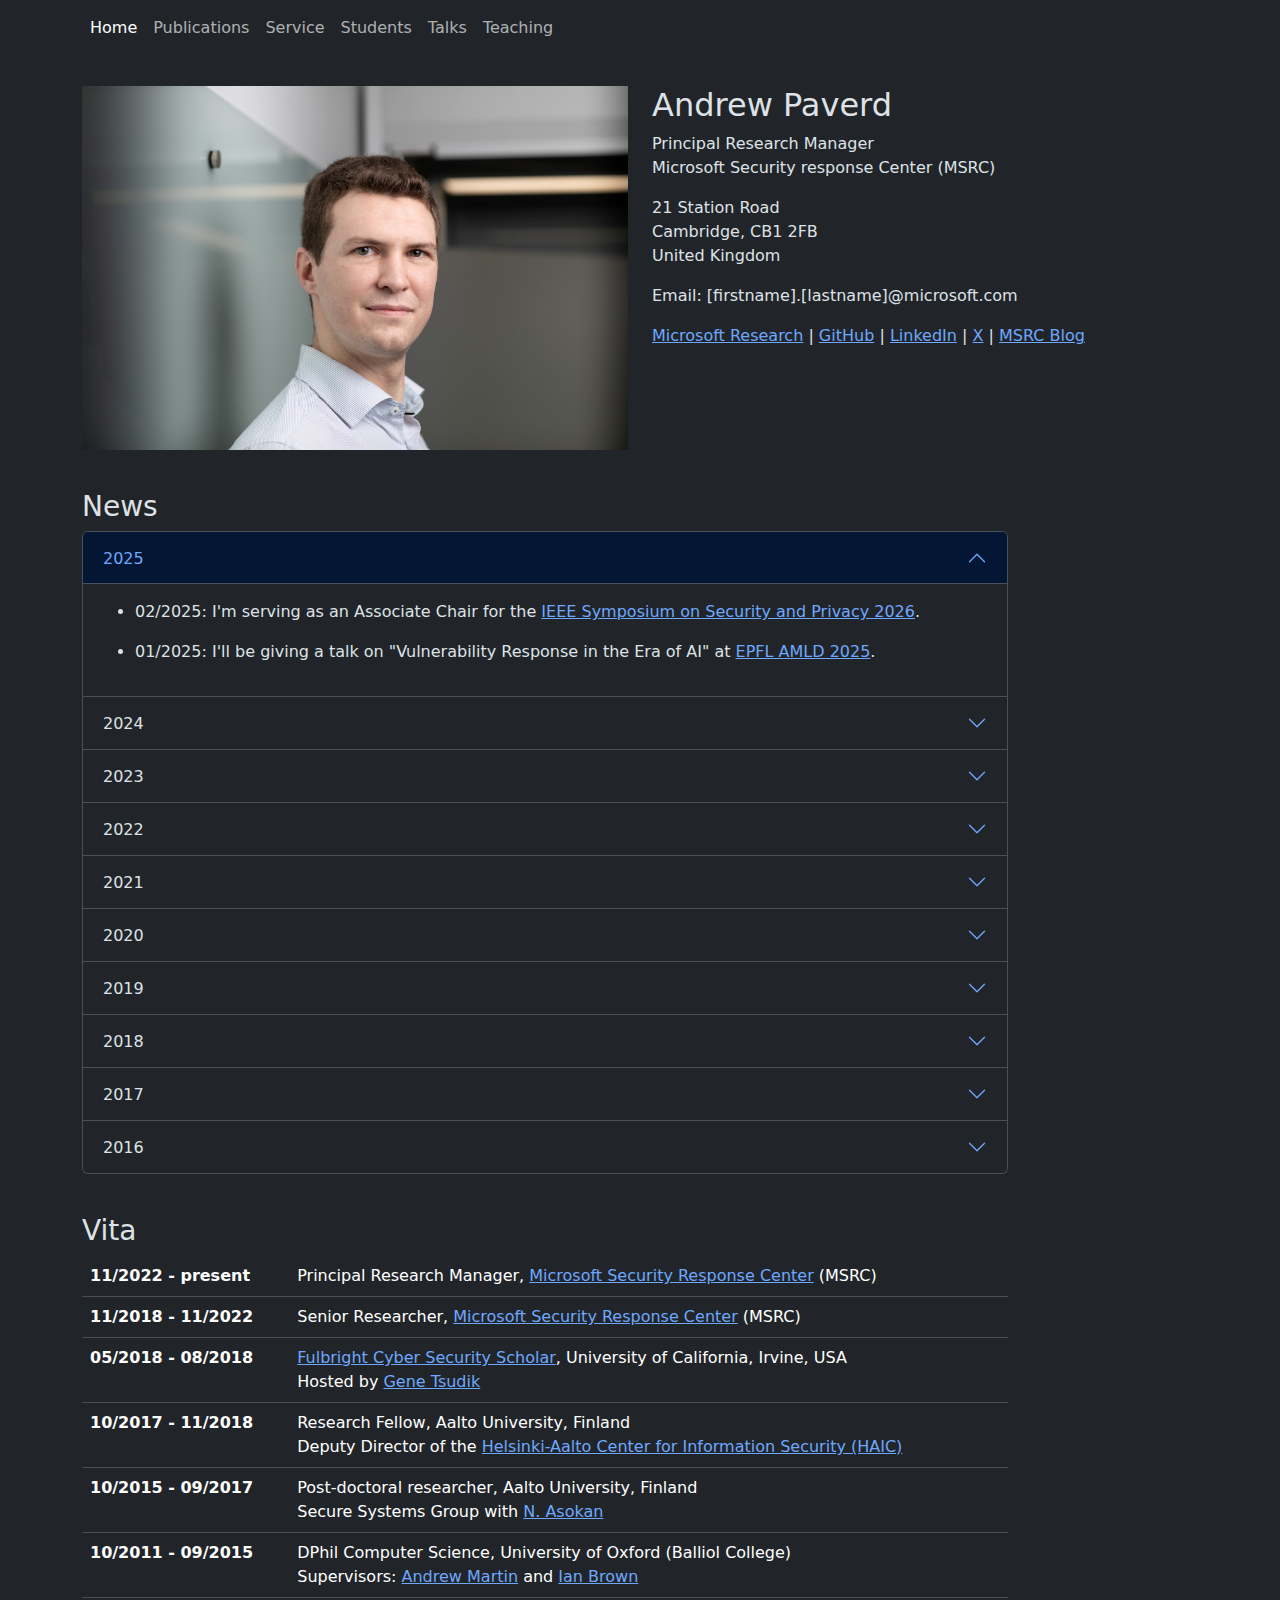
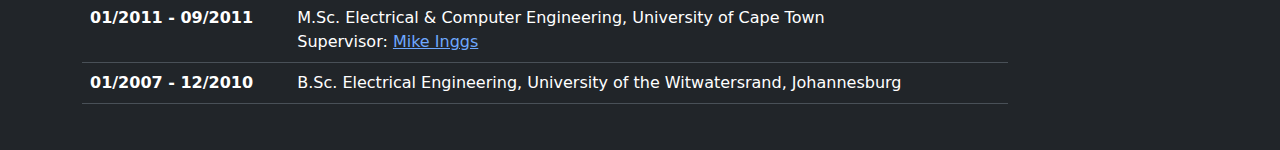
<file: index.html>
<!DOCTYPE html>
<html lang="en" data-bs-theme="dark">

<head>

<meta charset="utf-8">
<meta http-equiv="X-UA-Compatible" content="IE=edge">
<meta name="viewport" content="width=device-width, initial-scale=1">
<meta name="description" content="">
<meta name="author" content="Andrew Paverd">

<title>Andrew Paverd</title>

<!-- Latest compiled and minified CSS -->
<link href="https://cdn.jsdelivr.net/npm/bootstrap@5.3.3/dist/css/bootstrap.min.css" rel="stylesheet" integrity="sha384-QWTKZyjpPEjISv5WaRU9OFeRpok6YctnYmDr5pNlyT2bRjXh0JMhjY6hW+ALEwIH" crossorigin="anonymous">
<link rel="stylesheet" href="styles.css" />

<!-- Latest compiled JavaScript -->
<script src="https://cdn.jsdelivr.net/npm/bootstrap@5.3.3/dist/js/bootstrap.bundle.min.js" integrity="sha384-YvpcrYf0tY3lHB60NNkmXc5s9fDVZLESaAA55NDzOxhy9GkcIdslK1eN7N6jIeHz" crossorigin="anonymous"></script>

</head>


<body>

<nav class="navbar navbar-expand-sm bg-dark" style="margin-bottom:30px">
  <div class="container-md">
    <button class="navbar-toggler" type="button" data-bs-toggle="collapse" data-bs-target="#myNavbar" aria-controls="myNavbar" aria-expanded="false" aria-label="Toggle navigation">
      <span class="navbar-toggler-icon"></span>
    </button>
    <div class="collapse navbar-collapse" id="myNavbar">
      <ul class="nav navbar-nav">
        <li class="nav-item">
          <a class="nav-link active" href="index.html">Home</a>
        </li>
        <li class="nav-item">
          <a class="nav-link" href="publications.html">Publications</a>
        </li>
        <li class="nav-item">
          <a class="nav-link" href="service.html">Service</a>
        </li>
        <li class="nav-item">
          <a class="nav-link" href="students.html">Students</a>
        </li>
        <li class="nav-item">
          <a class="nav-link" href="talks.html">Talks</a>
        </li>
        <li class="nav-item">
          <a class="nav-link" href="teaching.html">Teaching</a>
        </li>
      </ul>
    </div>
  </div>
</nav>

<div class="container">

  <div class="row" style="margin-bottom:40px">
    <div class="col-sm-6">
      <img src="AndrewPaverd2025.jpg" class="img-fluid" alt="Andrew Paverd">
    </div>
    <div class="col-sm-6">
      <h2>Andrew Paverd</h2>
      <p>Principal Research Manager</br>
         Microsoft Security response Center (MSRC)</p>
         

      <p>21 Station Road<br/>
         Cambridge, CB1 2FB<br/>
         United Kingdom</p>
      
      <p>Email: [firstname].[lastname]@microsoft.com</p>
      <a href="https://www.microsoft.com/en-us/research/people/anpaverd/">Microsoft Research</a> | <a href="https://github.com/ajpaverd">GitHub</a> | <a href="https://www.linkedin.com/in/andrewpaverd/">LinkedIn</a> | <a href="https://twitter.com/ajpaverd">X</a> | <a href="https://msrc.microsoft.com/blog/authors/anpaverd/">MSRC Blog</a>



    </div>
  </div>


<div class="row" style="margin-bottom:40px">
<div class="col-sm-10">

<h3>News</h3>

<div class="accordion" id="news">

<div class="accordion-item">
<h2 class="accordion-header" id="news2025-heading">
<button class="accordion-button" type="button" data-bs-toggle="collapse" data-bs-target="#news2025-content" aria-expanded="true" aria-controls="collapse2025">
2025
</button>
</h2>
<div id="news2025-content" class="accordion-collapse collapse show" aria-labelledby="news2025-heading" data-bs-parent="#news">
<div class="accordion-body">
<ul>
<li><p>02/2025: I'm serving as an Associate Chair for the <a href="https://sp2026.ieee-security.org/">IEEE Symposium on Security and Privacy 2026</a>.</p></li>
<li><p>01/2025: I'll be giving a talk on "Vulnerability Response in the Era of AI" at <a href="https://2025.appliedmldays.org/">EPFL AMLD 2025</a>.</p></li>
</ul>

</div>
</div>
</div>

<div class="accordion-item">
<h2 class="accordion-header" id="news2024-heading">
<button class="accordion-button collapsed" type="button" data-bs-toggle="collapse" data-bs-target="#news2024-content" aria-expanded="true" aria-controls="collapse2024">
2024
</button>
</h2>
<div id="news2024-content" class="accordion-collapse collapse collapse" aria-labelledby="news2024-heading" data-bs-parent="#news">
<div class="accordion-body">
<ul>
<li><p>12/2024: Our paper <a href="https://arxiv.org/abs/2406.00799">Get my drift? Catching LLM Task Drift with Activation Deltas</a> has been accepted for presentation and publication at <a href=https://satml.org/>IEEE SaTML 2025</a>.</p></li>
<li><p>11/2024: I'm serving on the program committee for <a href="https://www.sigsac.org/ccs/CCS2025/">ACM CCS 2025</a>.</p></li>
<li><p>08/2024: I'll be giving a lecture at KU Leuven's <a href="https://cybersecurity-research.be/summer-school-on-security-privacy-in-the-age-of-ai-2024">Summer School on Security & Privacy in the Age of AI 2024</a>.</p></li>
<li><p>07/2024: I'll be speaking on a panel about Generative AI and Security at the <a href="https://events.manchester.ac.uk/event/event:n2z1-ltfv5eql-8txd90">Centre for Digital Trust and Society Forum 2024</a>.</p></li>
<li><p>06/2024: Excited to have been part of the inaugural <a href="https://www.cisa.gov/news-events/news/cisa-jcdc-government-and-industry-partners-conduct-ai-tabletop-exercise">AI security tabletop exercise</a> conducted by the Cybersecurity and Infrastructure Security Agency (CISA).</p></li>
<li><p>05/2024: I'm serving on the program committee for the <a href="https://sp2025.ieee-security.org/">IEEE Symposium on Security and Privacy 2025</a>.</p></li>
<li><p>05/2024: Our paper <a href="https://dl.acm.org/doi/10.1145/3665220">Trustworthy AI using Confidential Federated Learning: Federated learning and confidential computing are not competing technologies</a> has been published in ACM Queue.</p></li>
<li><p>02/2024: Our paper <a href="https://www.usenix.org/conference/usenixsecurity24/presentation/cherubin">Closed-Form Bounds for DP-SGD against Record-level Inference Attacks</a> has been accepted for presentation and publication at <a href="https://www.usenix.org/conference/usenixsecurity24">USENIX Security 2024</a>.</p></li>
<li><p>01/2024: We've opened applications for <a href="https://jobs.careers.microsoft.com/global/en/job/1671797/Internship-Opportunities%3A-Azure-Research-Intern">research internships in security and privacy</a> at Microsoft Cambridge.</p></li>
</ul>

</div>
</div>
</div>

<div class="accordion-item">
<h2 class="accordion-header" id="news2023-heading">
<button class="accordion-button collapsed" type="button" data-bs-toggle="collapse" data-bs-target="#news2023-content" aria-expanded="true" aria-controls="collapse2023">
2023
</button>
</h2>
<div id="news2023-content" class="accordion-collapse collapse" aria-labelledby="news2023-heading" data-bs-parent="#news">
<div class="accordion-body">
<ul>
<li><p>08/2023: We're published the new <a href="https://www.microsoft.com/en-us/msrc/aibugbar">Microsoft Vulnerability Severity Classification for AI Systems</a> and an accompanying <a href="https://msrc.microsoft.com/blog/2023/08/Updating-our-Vulnerability-Severity-Classification-for-AI-Systems/">blog post</a>.</p></li>
<li><p>07/2023: We're <a href="https://jobs.careers.microsoft.com/global/en/search?q=MSRC%20%22AI%20Security%22">hiring AI Security Researchers</a> to join our new team at the Microsoft Security Response Center.</p></li>
<li><p>06/2023: I'm giving a keynote on Evaluating Privacy in Machine Learning at the <a href="https://dependablesecureml.github.io/">Dependable and Secure Machine Learning (DSML) workshop 2023</a>.</p></li>
<li><p>06/2023: Our paper <a href="https://www.usenix.org/conference/usenixsecurity23/presentation/searles">An Empirical Study & Evaluation of Modern CAPTCHAs</a> has been accepted for presentation and publication at <a href="https://www.usenix.org/conference/usenixsecurity23">USENIX Security 2023</a>.</p></li>
<li><p>05/2023: Our paper <a href="https://arxiv.org/abs/2206.05199">Bayesian Estimation of Differential Privacy</a> has been accepted for presentation and publication at <a href="https://icml.cc/Conferences/2023/">ICML 2023</a>.</p></li>
<li><p>04/2023: Our paper <a href="https://arxiv.org/abs/2212.10986">SoK: Let The Privacy Games Begin! A Unified Treatment of Data Inference Privacy in Machine Learning</a> has been accepted for presentation and publication at the <a href="https://sp2023.ieee-security.org/">IEEE Symposium on Security and Privacy 2023</a>.</p></li>
<li><p>03/2023: I'm serving as an Associate Chair for the <a href="https://sp2024.ieee-security.org/">IEEE Symposium on Security and Privacy 2024</a>.</p></li>
<li><p>01/2023: Our paper on <a href="https://arxiv.org/abs/2105.06942">VICEROY: GDPR-/CCPA-compliant Enforcement of Verifiable Accountless Consumer Requests</a> has been accepted for presentation and publication at <a href="https://www.ndss-symposium.org/ndss2023/">NDSS 2023</a>.
<li><p>01/2023: We've opened applications for <a href="https://careers.microsoft.com/us/en/job/966785/Internship-Opportunities-Confidential-Computing">research internships in confidential computing</a> at MSR Cambridge.</p></li>
</ul>

</div>
</div>
</div>

<div class="accordion-item">
<h2 class="accordion-header" id="news2022-heading">
<button class="accordion-button collapsed" type="button" data-bs-toggle="collapse" data-bs-target="#news2022-content" aria-expanded="true" aria-controls="collapse2022">
2022
</button>
</h2>
<div id="news2022-content" class="accordion-collapse collapse" aria-labelledby="news2022-heading" data-bs-parent="#news">
<div class="accordion-body">
<ul>
<li><p>09/2022: I'm serving on the senior program committee for the <a href="https://www2023.thewebconf.org/">ACM Web Conference 2023</a> (formerly WWW). Please consider submitting your work (abstracts due 6 October).</p></li>
<li><p>05/2022: Our paper on <a href="https://www.usenix.org/conference/usenixsecurity22/presentation/sudhodanan">Pre-hijacked accounts: An Empirical Study of Security Failures in User Account Creation on the Web</a> has been accepted for presentation and publication at <a href="https://www.usenix.org/conference/usenixsecurity22/">USENIX Security 2022</a>. Summary available on the <a href="https://msrc-blog.microsoft.com/2022/05/23/pre-hijacking-attacks/">MSRC Blog</a>.</p></li>
<li><p>05/2022: I'm serving on the program committee of the first <a href="https://satml.org/">IEEE Conference on Secure and Trustworthy Machine Learning 2023</a>. Please consider submitting your work to this exciting new conference (abstracts due 22 August)!</p></li>
<li><p>04/2022: I'm serving on the program committee for the <a href="https://www.usenix.org/conference/usenixsecurity23">USENIX Security Symposium 2023</a>.</p></li>
<li><p>03/2022: I'm serving on the program committee for the <a href="https://www.ieee-security.org/TC/SP2023/">IEEE Symposium on Security and Privacy 2023</a>.</p></li>
</ul>

</div>
</div>
</div>

<div class="accordion-item">
<h2 class="accordion-header" id="news2021-heading">
<button class="accordion-button collapsed" type="button" data-bs-toggle="collapse" data-bs-target="#news2021-content" aria-expanded="true" aria-controls="collapse2021">
2021
</button>
</h2>
<div id="news2021-content" class="accordion-collapse collapse" aria-labelledby="news2021-heading" data-bs-parent="#news">
<div class="accordion-body">
<ul>
<li><p>12/2021: Great to work with Will Pearce and the other co-authors on Microsoft's <a href="https://github.com/Azure/AI-Security-Risk-Assessment">AI Security Risk Assessment</a> whitepaper.</p></li>
<li><p>10/2021: I'm honoured to have been selected for a 2020/21 Departmental Teaching Award from the University of Oxford Department of Computer Science.</p></li>
<li><p>09/2021: I'm serving as a co-chair of the Security, Privacy, and Trust track at <a href="https://www2022.thewebconf.org/cfp/research/security/">The Web Conference 2022</a>. Please consider submitting your work on any aspects of security, privacy, or trust related to the web (abstracts due 14 October)!</p></li>
<li><p>08/2021: We've opened applications for <a href="https://careers.microsoft.com/us/en/job/1123789/Internship-opportunities-Confidential-Computing">research internships in confidential computing</a> at MSR Cambridge.</p></li>
<li><p>07/2021: I'm serving on the program committee for <a href="https://www.acsac.org/">ACASC 2021</a>.</p></li>
<li><p>06/2021: Our paper <a href="https://www.microsoft.com/en-us/research/publication/grey-box-extraction-of-natural-language-models/">Grey-box Extraction of Natural Language Models</a> has been accepted for presentation and publication at <a href="https://icml.cc/Conferences/2021">ICML 2021</a>.</p></li>
<li><p>05/2021: We're looking for a <a href="https://careers.microsoft.com/us/en/job/1037830/Researcher-Privacy-Preserving-Machine-Learning">Post-doc researcher</a> and a <a href="https://careers.microsoft.com/us/en/job/1042256/Senior-Security-Researcher">Senior researcher</a> (in collaboration with the <a href="https://www.microsoft.com/en-us/msrc">Microsoft Security Response Center</a>) to join our team in MSR Cambridge working on security and privacy in ML.</p></li>
<li><p>04/2021: I'm serving on the program committee for the <a href="https://www.ieee-security.org/TC/SP2022/">IEEE Symposium on Security and Privacy ("Oakland") 2022</a>.</p></li>
<li><p>02/2021: Our paper <a href="https://arxiv.org/abs/2007.10397">CACTI: Captcha Avoidance via Client-side TEE Integration</a> has been accepted for presentation and publication at <a href="https://www.usenix.org/conference/usenixsecurity21">USENIX Security 2021</a>.</p></li>
<li><p>01/2021: We've opened applications for <a href="https://careers.microsoft.com/us/en/job/966785/Internship-Opportunities-Confidential-Computing">research internships in confidential computing</a> at MSR Cambridge.</p></li>
</ul>

</div>
</div>
</div>

<div class="accordion-item">
<h2 class="accordion-header" id="news2020-heading">
<button class="accordion-button collapsed" type="button" data-bs-toggle="collapse" data-bs-target="#news2020-content" aria-expanded="true" aria-controls="collapse2020">
2020
</button>
</h2>
<div id="news2020-content" class="accordion-collapse collapse" aria-labelledby="news2020-heading" data-bs-parent="#news">
<div class="accordion-body">
<ul>
<li><p>11/2020: An extended version of our paper <a href="https://arxiv.org/abs/1909.11601">PDoT: Private DNS-over-TLS with TEE Support</a> has been accepted for publication in <a href="https://dl.acm.org/journal/dtrap">ACM Digital Threats: Research and Practice (DTRAP)</a>.</p></li>
<li><p>10/2020: I'm serving on the program committee for the <a href="https://www.ieee-security.org/TC/EuroSP2021/index.html">6th IEEE European Symposium on Security and Privacy (Euro S&P) 2021</a>.</p></li>
<li><p>09/2020: We have an <a href="http://aka.ms/nlp-privacy">open position</a> for a post-doctoral researcher in privacy-preserving machine learning, focussing on natural language models.</p></li>
<li><p>09/2020: Our paper <a href="https://www.microsoft.com/en-us/research/publication/analyzing-information-leakage-of-updates-to-natural-language-models/">Analyzing Information Leakage of Updates to Natural Language Models</a> has been accepted for presentation and publication at <a href="https://www.sigsac.org/ccs/CCS2020/accepted-papers.html">ACM CCS 2020</a>.</p></li>
<li><p>08/2020: New blog article on our work to bring <a href="https://msrc-blog.microsoft.com/2020/08/17/control-flow-guard-for-clang-llvm-and-rust/">Control Flow Guard (CFG) to Clang/LLVM and Rust</a>. [Press: <a href="https://www.zdnet.com/article/microsofts-control-flow-guard-comes-to-rust-and-llvm-compilers/">ZDNet</a>, <a href="https://www.bleepingcomputer.com/news/security/windows-control-flow-guard-support-added-to-rust-clang-compilers/">BleepingComputer</a>]</p></li>
<li><p>07/2020: I'm honoured to have been selected for a <a href="https://www.cs.ox.ac.uk/news/1835-full.html">Departmental Teaching Award</a> from the University of Oxford Department of Computer Science.</p></li>
<li><p>06/2020: I'm serving on the program committee for the <a href="https://ssr2020.mozilla.org/">Security Standardisation Research Conference 2020</a>.</p></li>
<li><p>02/2020: I'm serving on the program committee for the <a href="https://www.acsac.org/">36th Annual Computer Security Applications Conference (ACSAC) 2020</a>.</p></li>
</ul>

</div>
</div>
</div>

<div class="accordion-item">
<h2 class="accordion-header" id="news2019-heading">
<button class="accordion-button collapsed" type="button" data-bs-toggle="collapse" data-bs-target="#news2019-content" aria-expanded="true" aria-controls="collapse2019">
2019
</button>
</h2>
<div id="news2019-content" class="accordion-collapse collapse" aria-labelledby="news2019-heading" data-bs-parent="#news">
<div class="accordion-body">
<ul>
<li><p>09/2019: Our paper <a href="https://arxiv.org/abs/1909.11601">PDoT: Private DNS-over-TLS with TEE Support</a> has been accepted for presentation and publication at the 2019 <a href="https://www.acsac.org/2019/program/">Annual Computer Security Applications Conference (ACSAC)</a>.</p></li>
<li><p>08/2019: Our paper <a href="https://arxiv.org/abs/1810.06080">S-FaaS: Trustworthy and Accountable Function-as-a-Service using Intel SGX</a> has been accepted for presentation and publication at the 2019 ACM Cloud Computing Workshop (CCSW).</p></li>
<li><p>07/2019: Our paper <a href="http://dx.doi.org/10.4230/OASIcs.CERTS.2019.4">Sustainable Security & Safety: Challenges and Opportunities</a> has published at the 4th International Workshop on Security and Dependability of Critical Embedded Real-Time Systems (CERTS) 2019.</p></li>
<li><p>06/2019: Our paper <a href="https://dl.acm.org/authorize?N37491">Security in Automotive Networks: Lightweight Authentication and Authorization</a> has won the <a href="https://todaes.acm.org/honors-and-awards.cfm">2019 ACM Transactions on Design Automation of Electronic Systems (TODAES) Best Paper Award</a>.</p></li>
<li><p>05/2019: I've been invited to serve on the program committee for the <a href="https://www.ndss-symposium.org/ndss2020/">Network and Distributed Systems Security Symposium (NDSS) 2020</a>.</p></li>
<li><p>02/2019: Our paper <a href="https://arxiv.org/abs/1705.10295">HardScope: Hardening Embedded Systems Against Data-Oriented Attacks</a> has been accepted for presentation and publication at <a href="https://dac.com/content/2019-dac-accepted-papers">DAC 2019</a>.</p></li>
<li><p>01/2019: Our paper <a href="https://ieeexplore.ieee.org/abstract/document/8642293">Smart Grid Metering Networks: A Survey on Security, Privacy and Open Research Issues</a> has been accepted for publication in IEEE Communications Surveys and Tutorials.</p></li>
</ul>

</div>
</div>
</div>

<div class="accordion-item">
<h2 class="accordion-header" id="news2018-heading">
<button class="accordion-button collapsed" type="button" data-bs-toggle="collapse" data-bs-target="#news2018-content" aria-expanded="true" aria-controls="collapse2018">
2018
</button>
</h2>
<div id="news2018-content" class="accordion-collapse collapse" aria-labelledby="news2018-heading" data-bs-parent="#news">
<div class="accordion-body">
<ul>
<li><p>11/2018: Excited to announce that I've started a new job as a Researcher at <a href="https://www.microsoft.com/en-us/research/people/anpaverd/">Microsoft Research Cambridge</a>.</p></li>
<li><p>08/2018: Our paper <a href="https://arxiv.org/abs/1808.06478">Mitigating Branch-Shadowing Attacks on Intel SGX using Control Flow Randomization</a> has been accepted for <a href="https://systex18.ibr.cs.tu-bs.de/">SysTEX 2018</a>.</p></li>
<li><p>08/2018: Our paper <a href="https://onlinelibrary.wiley.com/doi/abs/10.1002/spe.2638">Towards Linux Kernel Memory Safety</a> has been accepted to appear in Software: Practice and Experience.</p></li>
<li><p>06/2018: Klaudia Krawiecka's Masters thesis received an Honorable mention from the Finnish Society for Computer Science. See press release from <a href="http://cs.aalto.fi/en/current/news/2018-06-04/">Aalto</a>. Congratulations Klaudia!</p></li>
<li><p>06/2018: Our paper <a href="https://dl.acm.org/citation.cfm?id=3234518">Keys in the Clouds: Auditable Multi-device Access to Cryptographic Credentials</a> has been accepted for <a href="https://www.ares-conference.eu/workshops/secpid-2018/">SECPID 2018</a>.</p></li>
<li><p>05/2018: Our <a href="https://dl.acm.org/citation.cfm?id=3186101">SafeKeeper paper</a> has been featured on <a href="https://blog.acolyer.org/2018/05/22/safekeeper-protecting-web-passwords-using-trusted-execution-environments/">The Morning Paper - May 22, 2018</a>.</p></li>
<li><p>05/2018: Our 2017 masters course on <a href="teaching.html">Mobile Systems Security (CS-E4310)</a> has been selected as the 5th best small course in the department (< 50 students) based on student feedback.</p></li>
<li><p>04/2018: Our paper <a href="https://ieeexplore.ieee.org/document/8416483/">Migrating SGX Enclaves with Persistent State</a> has been accepted for <a href="https://dsn2018.uni.lu/main-track-accepted-papers/">DSN 2018</a>.</p></li>
<li><p>02/2018: Our paper <a href="https://dl.acm.org/citation.cfm?id=3186101">SafeKeeper: Protecting Web Passwords Using Trusted Execution Environments</a>, and our <a href="https://dl.acm.org/citation.cfm?id=3186968">SafeKeeper demo paper</a> have both been accepted for <a href="https://www2018.thewebconf.org/program/security-and-privacy/">The Web Conference (WWW) 2018</a>.</p></li>
</ul>

</div>
</div>
</div>

<div class="accordion-item">
<h2 class="accordion-header" id="news2017-heading">
<button class="accordion-button collapsed" type="button" data-bs-toggle="collapse" data-bs-target="#news2017-content" aria-expanded="true" aria-controls="collapse2017">
2017
</button>
</h2>
<div id="news2017-content" class="accordion-collapse collapse" aria-labelledby="news2017-heading" data-bs-parent="#news">
<div class="accordion-body">
<ul>
<li><p>11/2017: I have been selected as one of the recipients of the <a href="http://www.fulbright.org.uk/alumni/meet-our-fulbrighters/british-fulbright-scholar-award-grantees"> US-UK Fulbright Cyber Security Scholar Award</a> for 2017-18. I will be visiting <a href="http://www.ics.uci.edu/~gts/">Gene Tsudik</a> at the University of California, Irvine in Summer 2018.</p></li>
<li><p>10/2017: [<a href="students.html">Students</a>] Klaudia Krawiecka's masters thesis <a href="https://aaltodoc.aalto.fi/handle/123456789/27920">Improving Web Security Using Trusted Hardware</a> has been selected as the best Information Security masters thesis in Finland for 2016-17. See press releases from <a href="http://cs.aalto.fi/en/current/news/2017-10-27-002/">Aalto</a>, <a href="https://tietoturva.fi/toiminta/opinnaeytetyoekilpailu">Tietoturva</a>, <a href="http://tivia.fi/uutinen/tietoturva-ry-palkitsi-vuoden-parhaat-tietoturva-aiheiset-opinnaytetyot">Tivia</a>, and <a href="http://www.cs.ox.ac.uk/news/1420-full.html">Oxford</a>. Congratulations Klaudia!</p></li>
<li><p>10/2017: [<a href="service.html">Service</a>] I have been appointed as a Deputy Director of the Helsinki-Aalto Center for Information Security (HAIC), with the mandate to establish and lead the new <a href="https://haic.aalto.fi/2017/10/09/haic-meet-and-greet-event-autumn-2017/">HAIC public outreach initiative</a>.</p></li>
<li><p>10/2017: [<a href="talks.html">Talks</a>] I will be visiting <a href="https://www.tudelft.nl/staff/z.erkin/">Prof Z. Erkin</a> at TU Delft. This visit is supported by <a href="https://csng.nl/">CSng</a> and <a href ="https://www.4tu.nl/nirict/en/">4TU.NIRICT</a>.</p></li>
<li><p>10/2017: [<a href="publications.html">Publications</a>] Our paper <a href="publications.html">The Circle Game: Scalable Private Membership Test Using Trusted Hardware</a> has been selected as one of 10 European finalists in the <a href="https://csaw.engineering.nyu.edu/research/finalists">Applied Research Competition at CSAW Europe 2017</a>.</p></li>
<li><p>09/2017: Our project <a href="https://ssg.aalto.fi/research/projects/bcon/">Blockchain Consensus and Beyond: Scalable Secure Consensus & Applications</a> has been funded by the Academy of Finland until September 2020.</p></li>
<li><p>08/2017: [<a href="publications.html">Publications</a>] Our paper on <a href="publications.html">Formal Analysis of V2X Revocation Protocols</a> has been accepted to <a href="http://stm2017.di.unimi.it/">STM 2017</a>.</p></li>
<li><p>05/2017: [<a href="teaching.html">Teaching</a>] Our 2016 masters course on Mobile Systems Security (CSE-E5480) has been selected as the 5th best small course in the department (< 50 students) based on student feedback.</p></li>
<li><p>05/2017: [<a href="service.html">Service</a>] I am on the program committee of the <a href="https://systex17.ibr.cs.tu-bs.de/">2nd Workshop on System Software for Trusted Execution (SysTEX 2017)</a>. Please consider submitting a full paper or a short research statement.</p></li>
<li><p>04/2017: [<a href="publications.html">Publications</a>] Our paper <a href="publications.html">The Circle Game: Scalable Private Membership Test Using Trusted Hardware</a> received an Honourable Mention at <a href="http://asiaccs2017.com/program/distinguished-papers/">ACM ASIACCS 2017</a>.</p></li>
<li><p>04/2017: [<a href="talks.html">Talks</a>] Slides from our ASIACCS 2017 tutorial are now online: <a href="talks.html">Remote Attestation: Building trust in things you can't see</a></p></li>
</ul>

</div>
</div>
</div>

<div class="accordion-item">
<h2 class="accordion-header" id="news2016-heading">
<button class="accordion-button collapsed" type="button" data-bs-toggle="collapse" data-bs-target="#news2016-content" aria-expanded="true" aria-controls="collapse2016">
2016
</button>
</h2>
<div id="news2016-content" class="accordion-collapse collapse" aria-labelledby="news2016-heading" data-bs-parent="#news">
<div class="accordion-body">
<ul>
<li><p>10/2016: [<a href="teaching.html">Teaching</a>] Our proposal for a summer academy on the topic of Legal and Technical Aspects of Digital Privacy has been accepted by the Studienstiftung des deutschen Volkes.</p></li>
</ul>

</div>
</div>
</div>

</div>

</div>
</div>

<div class="row" style="margin-bottom:30px">
<div class="col-sm-10">
<h3>Vita</h3>

<table class="table">
    <tbody>
      <tr>
        <th scope="row">11/2022 - present</th>
        <td>Principal Research Manager, <a href="https://www.microsoft.com/en-us/msrc">Microsoft Security Response Center</a> (MSRC)<br></td>
      </tr>
      <tr>
        <th scope="row">11/2018 - 11/2022</th>
        <td>Senior Researcher, <a href="https://www.microsoft.com/en-us/msrc">Microsoft Security Response Center</a> (MSRC)<br></td>
      </tr>
      <tr>
        <th scope="row">05/2018 - 08/2018</th>
        <td><a href="https://fulbrightscholars.org/grantee/andrew-james-paverd">Fulbright Cyber Security Scholar</a>, University of California, Irvine, USA<br>
            Hosted by <a href="http://www.ics.uci.edu/~gts/">Gene Tsudik</a></td>
      </tr>
      <tr>
        <th scope="row">10/2017 - 11/2018</th>
        <td>Research Fellow, Aalto University, Finland<br>
            Deputy Director of the <a href="https://haic.aalto.fi/">Helsinki-Aalto Center for Information Security (HAIC)</a></td>
      </tr>
      <tr>
        <th scope="row">10/2015 - 09/2017</th>
        <td>Post-doctoral researcher, Aalto University, Finland<br>
            Secure Systems Group with <a href="https://asokan.org/asokan/">N. Asokan</a></td>
      </tr>
      <tr>
        <th scope="row">10/2011 - 09/2015</th>
        <td>DPhil Computer Science, University of Oxford (Balliol College)<br>
            Supervisors: <a href="https://www.cs.ox.ac.uk/andrew.martin/">Andrew Martin</a> and <a href="https://twitter.com/1br0wn">Ian Brown</a></td>
      </tr>
      <tr>
        <th scope="row">01/2011 - 09/2011</th>
        <td>M.Sc. Electrical & Computer Engineering, University of Cape Town<br>
            Supervisor: <a href="http://radarmasters.co.za/staff-members/mike-inggs/">Mike Inggs</a></td>
      </tr>
      <tr>
        <th scope="row">01/2007 - 12/2010</th>
        <td>B.Sc. Electrical Engineering, University of the Witwatersrand, Johannesburg</td>
      </tr>
    </tbody>
</table>
</div>
</div>


</div>

</body>

</html>
</file>
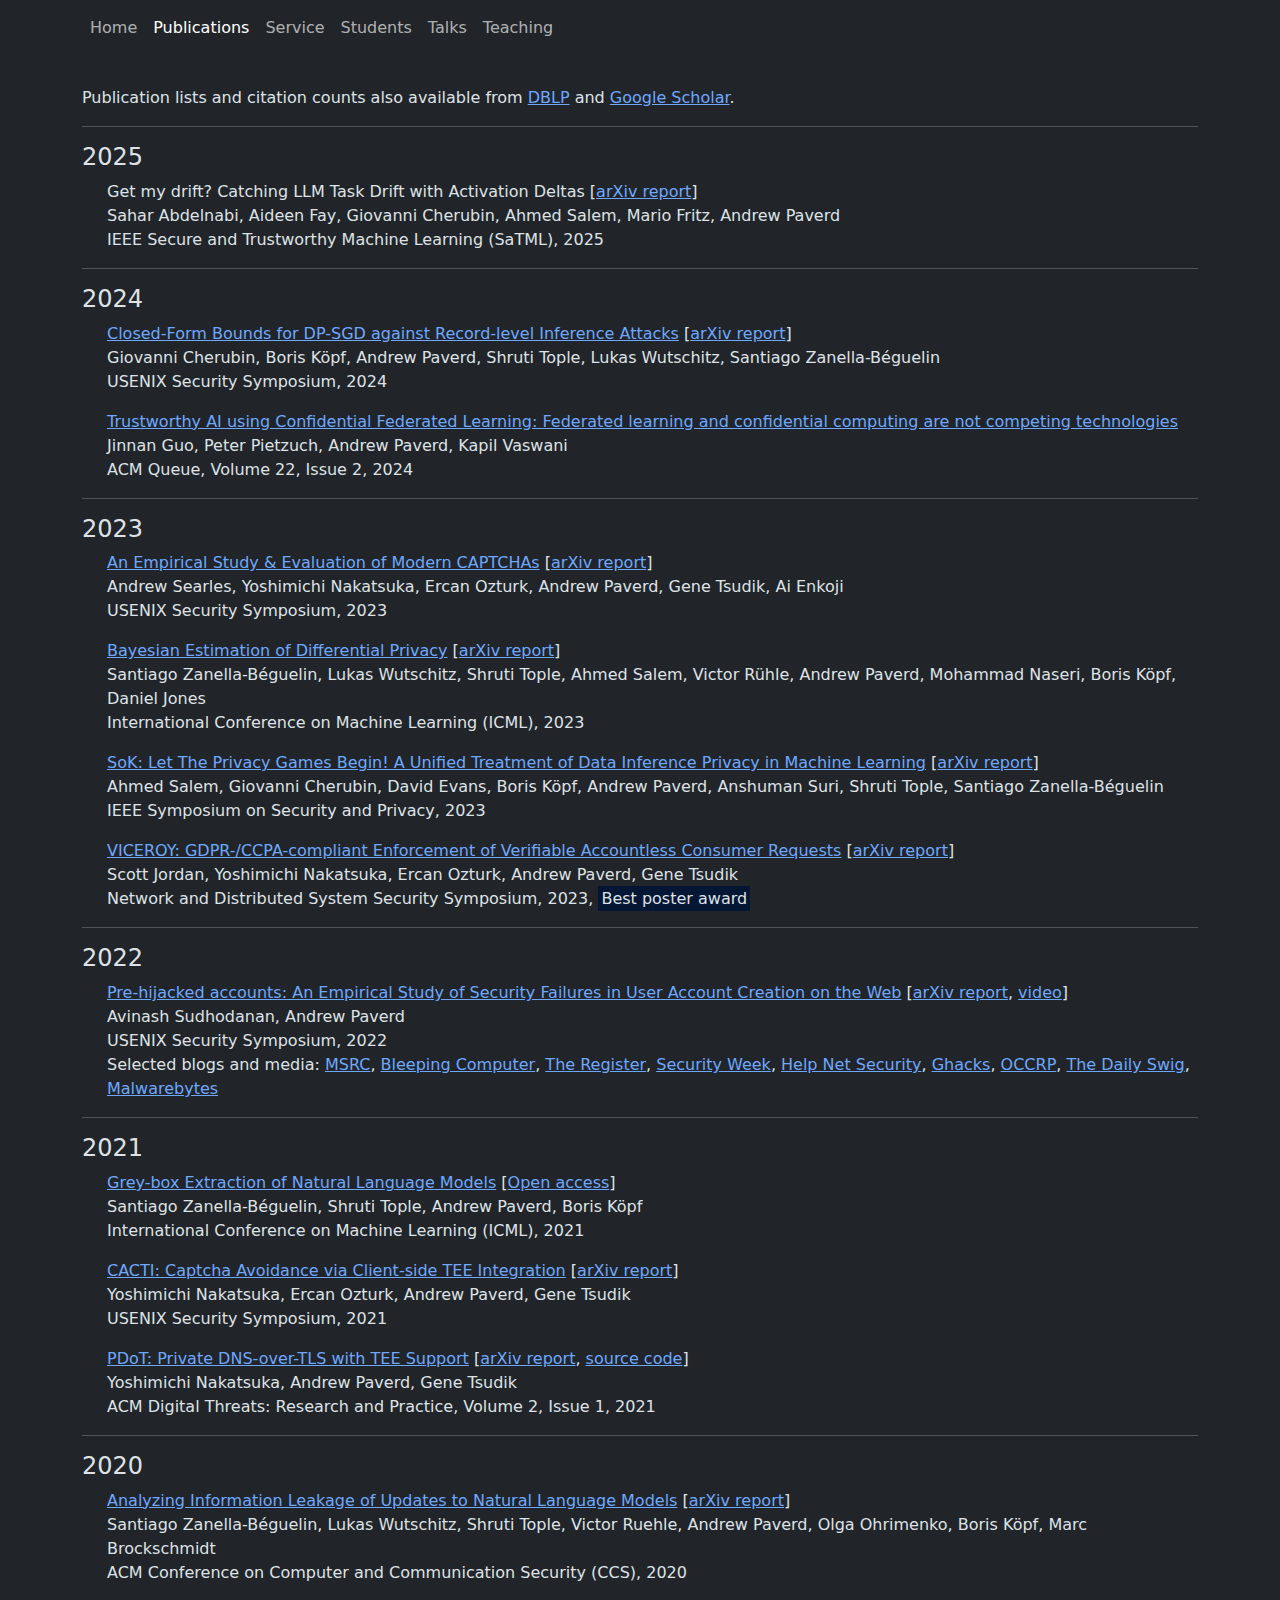
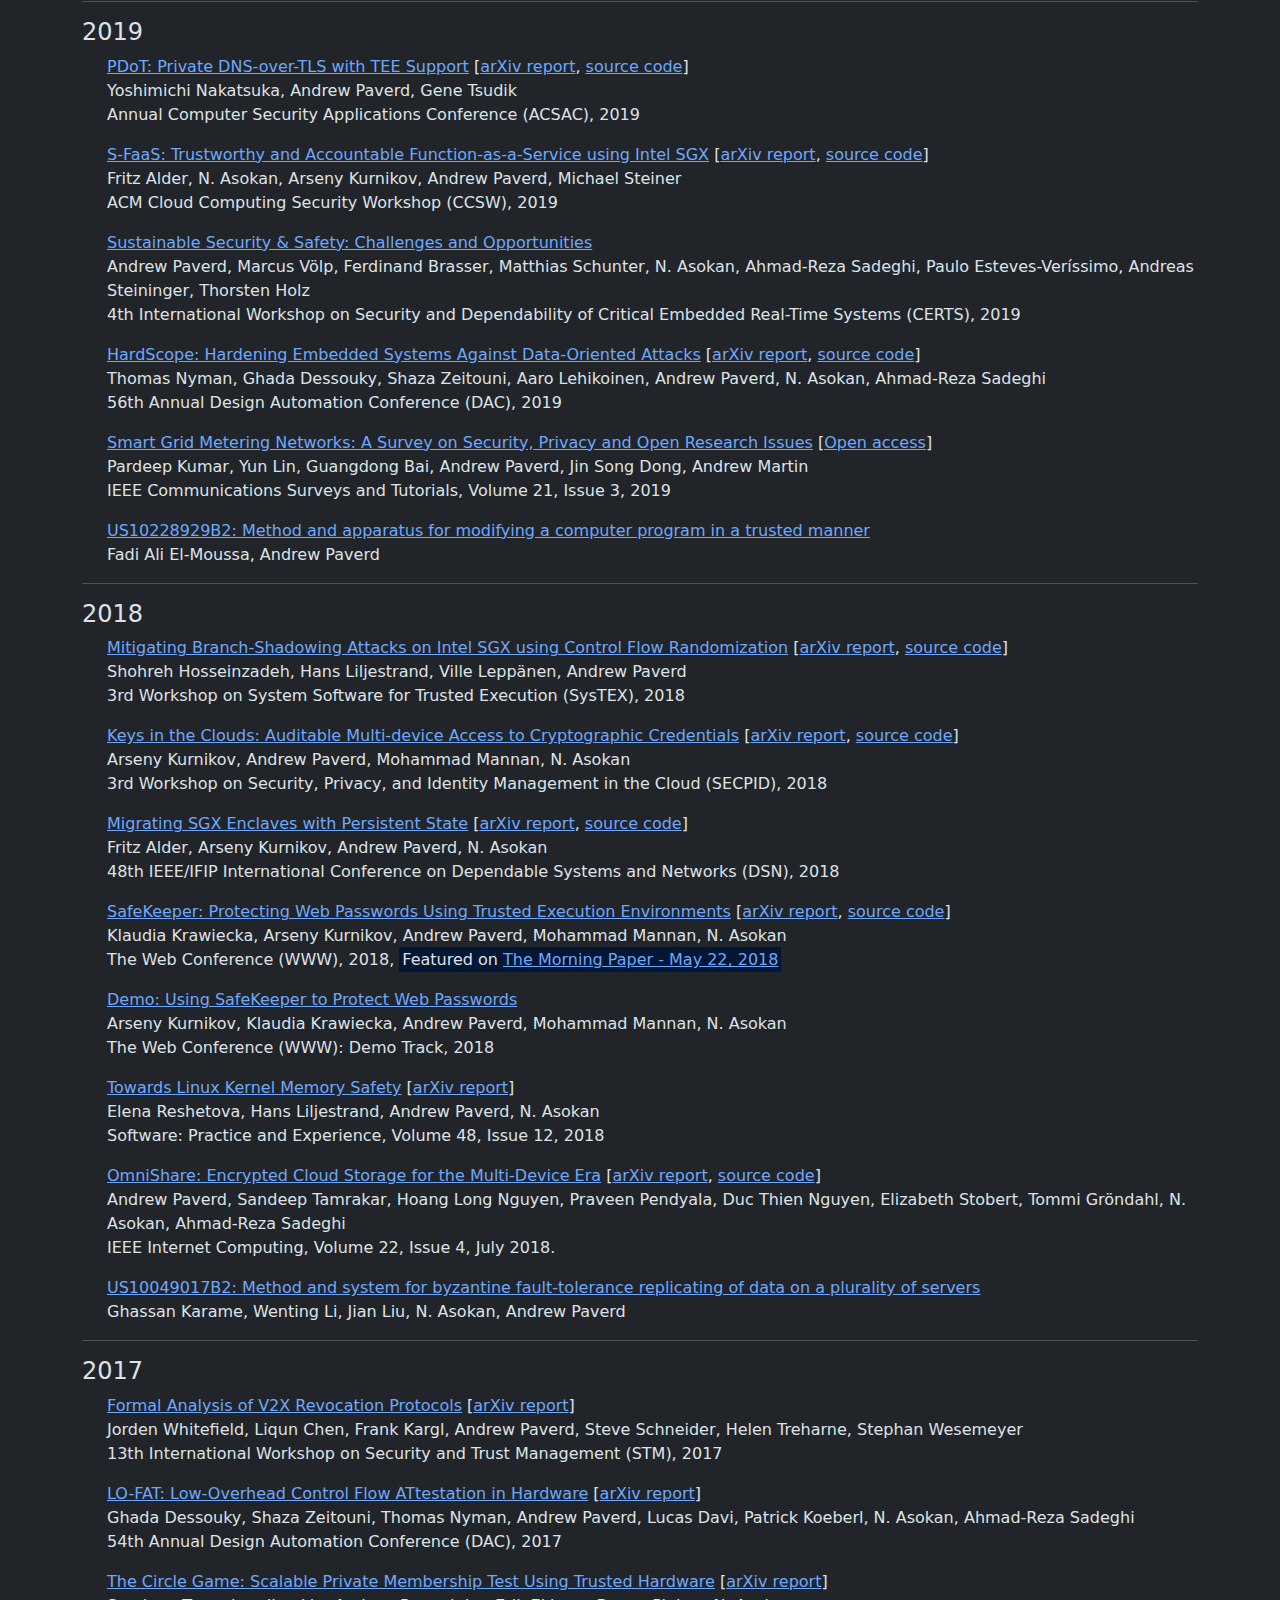
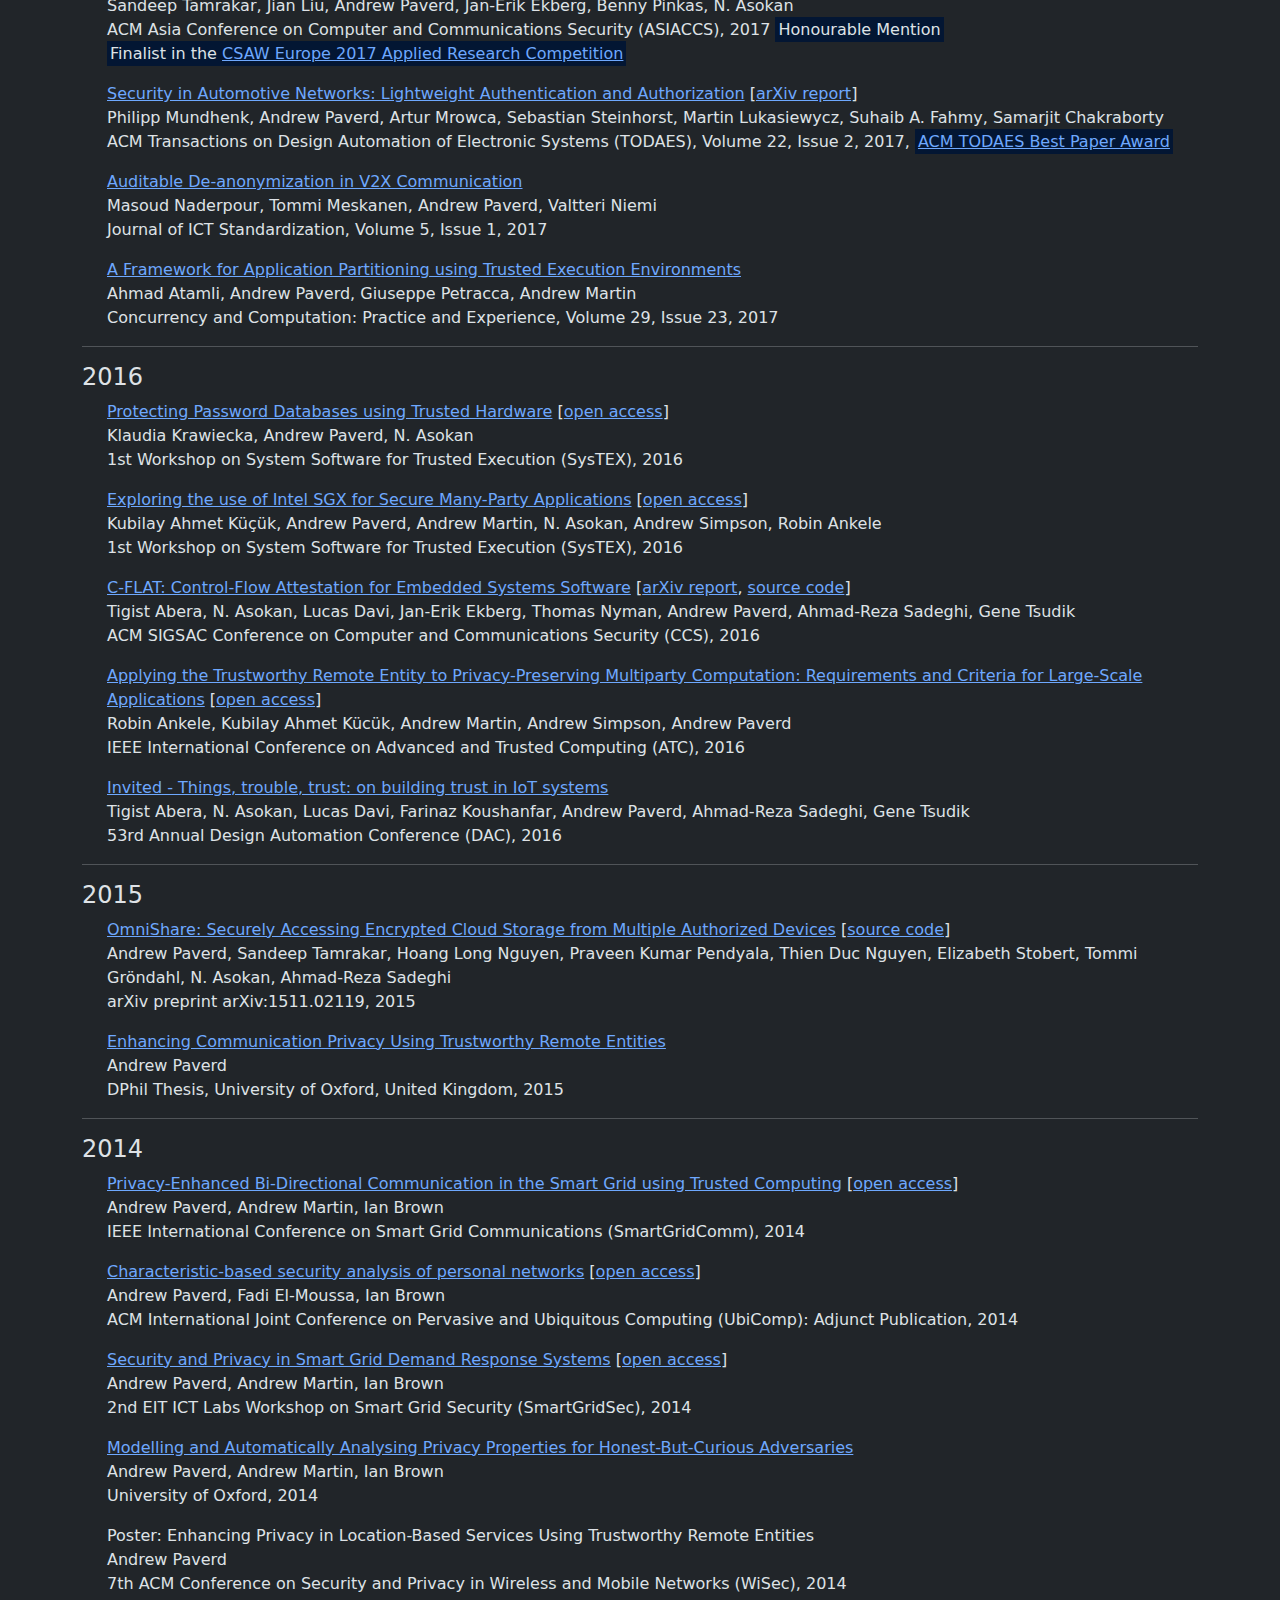
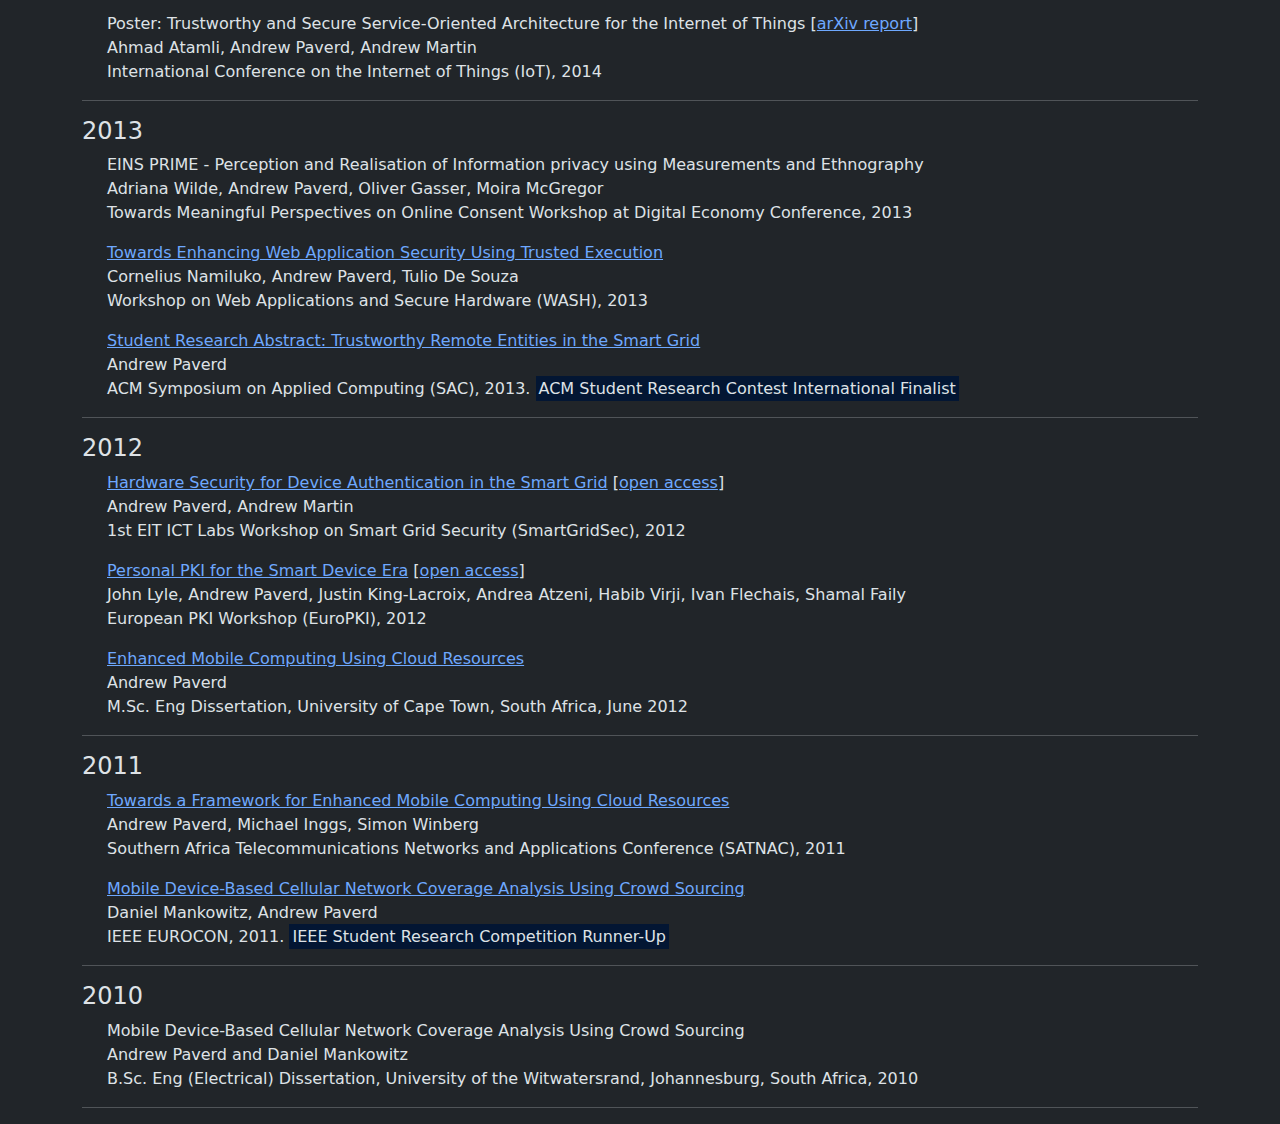
<file: publications.html>
<!DOCTYPE html>
<html lang="en" data-bs-theme="dark">

<head>

<meta charset="utf-8">
<meta http-equiv="X-UA-Compatible" content="IE=edge">
<meta name="viewport" content="width=device-width, initial-scale=1">
<meta name="description" content="">
<meta name="author" content="Andrew Paverd - Publications">

<title>Andrew Paverd - Publications</title>

<!-- Latest compiled and minified CSS -->
<link href="https://cdn.jsdelivr.net/npm/bootstrap@5.3.3/dist/css/bootstrap.min.css" rel="stylesheet" integrity="sha384-QWTKZyjpPEjISv5WaRU9OFeRpok6YctnYmDr5pNlyT2bRjXh0JMhjY6hW+ALEwIH" crossorigin="anonymous">
<link rel="stylesheet" href="styles.css" />

<!-- Latest compiled JavaScript -->
<script src="https://cdn.jsdelivr.net/npm/bootstrap@5.3.3/dist/js/bootstrap.bundle.min.js" integrity="sha384-YvpcrYf0tY3lHB60NNkmXc5s9fDVZLESaAA55NDzOxhy9GkcIdslK1eN7N6jIeHz" crossorigin="anonymous"></script>

</head>


<body>

<nav class="navbar navbar-expand-sm bg-dark" style="margin-bottom:30px">
  <div class="container-md">
    <button class="navbar-toggler" type="button" data-bs-toggle="collapse" data-bs-target="#myNavbar" aria-controls="myNavbar" aria-expanded="false" aria-label="Toggle navigation">
      <span class="navbar-toggler-icon"></span>
    </button>
    <div class="collapse navbar-collapse" id="myNavbar">
      <ul class="nav navbar-nav">
        <li class="nav-item">
          <a class="nav-link" href="index.html">Home</a>
        </li>
        <li class="nav-item">
          <a class="nav-link active" href="publications.html">Publications</a>
        </li>
        <li class="nav-item">
          <a class="nav-link" href="service.html">Service</a>
        </li>
        <li class="nav-item">
          <a class="nav-link" href="students.html">Students</a>
        </li>
        <li class="nav-item">
          <a class="nav-link" href="talks.html">Talks</a>
        </li>
        <li class="nav-item">
          <a class="nav-link" href="teaching.html">Teaching</a>
        </li>
      </ul>
    </div>
  </div>
</nav>

<div class="container">


<p>Publication lists and citation counts also available from <a href="http://dblp.uni-trier.de/pers/hd/p/Paverd:Andrew">DBLP</a> and <a href="https://scholar.google.fi/citations?user=QZ2HOkMAAAAJ&hl=en">Google Scholar</a>.</p>

<hr>

<h4>2025</h4>

<!-- Article: Get my drift? Catching LLM Task Drift with Activation Deltas  -->
<p style="margin-left:25px;">Get my drift? Catching LLM Task Drift with Activation Deltas [<a href="https://arxiv.org/abs/2406.00799">arXiv report</a>]<br/>
Sahar Abdelnabi, Aideen Fay, Giovanni Cherubin, Ahmed Salem, Mario Fritz, Andrew Paverd<br/>
IEEE Secure and Trustworthy Machine Learning (SaTML), 2025</p>

<hr>

<h4>2024</h4>

<!-- Article: Closed-Form Bounds for DP-SGD against Record-level Inference Attacks  -->
<p style="margin-left:25px;"><a href="https://www.usenix.org/conference/usenixsecurity24/presentation/cherubin">Closed-Form Bounds for DP-SGD against Record-level Inference Attacks</a> [<a href="https://arxiv.org/abs/2402.14397">arXiv report</a>]<br/>
Giovanni Cherubin, Boris Köpf, Andrew Paverd, Shruti Tople, Lukas Wutschitz, Santiago Zanella-Béguelin<br/>
USENIX Security Symposium, 2024</p>

<!-- Article: Trustworthy AI using Confidential Federated Learning: Federated learning and confidential computing are not competing technologies  -->
<p style="margin-left:25px;"><a href="https://dl.acm.org/doi/10.1145/3665220">Trustworthy AI using Confidential Federated Learning: Federated learning and confidential computing are not competing technologies</a><br/>
Jinnan Guo, Peter Pietzuch, Andrew Paverd, Kapil Vaswani<br/>
ACM Queue, Volume 22, Issue 2, 2024</p>

<hr>

<h4>2023</h4>

<!-- Article: An Empirical Study & Evaluation of Modern CAPTCHAs  -->
<p style="margin-left:25px;"><a href="https://www.usenix.org/conference/usenixsecurity23/presentation/searles">An Empirical Study & Evaluation of Modern CAPTCHAs</a> [<a href="https://arxiv.org/abs/2307.12108">arXiv report</a>]<br/>
Andrew Searles, Yoshimichi Nakatsuka, Ercan Ozturk, Andrew Paverd, Gene Tsudik, Ai Enkoji<br/>
USENIX Security Symposium, 2023</p>

<!-- Article: Bayesian Estimation of Differential Privacy  -->
<p style="margin-left:25px;"><a href="https://proceedings.mlr.press/v202/zanella-beguelin23a.html">Bayesian Estimation of Differential Privacy</a> [<a href="https://arxiv.org/abs/2206.05199">arXiv report</a>]<br/>
Santiago Zanella-Béguelin, Lukas Wutschitz, Shruti Tople, Ahmed Salem, Victor Rühle, Andrew Paverd, Mohammad Naseri, Boris Köpf, Daniel Jones<br/>
International Conference on Machine Learning (ICML), 2023</p>

<!-- Article: SoK: Let The Privacy Games Begin! A Unified Treatment of Data Inference Privacy in Machine Learning  -->
<p style="margin-left:25px;"><a href="https://doi.ieeecomputersociety.org/10.1109/SP46215.2023.00193">SoK: Let The Privacy Games Begin! A Unified Treatment of Data Inference Privacy in Machine Learning</a> [<a href="https://arxiv.org/abs/2212.10986">arXiv report</a>]<br/>
Ahmed Salem, Giovanni Cherubin, David Evans, Boris Köpf, Andrew Paverd, Anshuman Suri, Shruti Tople, Santiago Zanella-Béguelin<br/>
IEEE Symposium on Security and Privacy, 2023</p>

<!-- Article: VICEROY: GDPR-/CCPA-compliant Enforcement of Verifiable Accountless Consumer Requests  -->
<p style="margin-left:25px;"><a href="https://www.ndss-symposium.org/ndss-paper/auto-draft-336/">VICEROY: GDPR-/CCPA-compliant Enforcement of Verifiable Accountless Consumer Requests</a> [<a href="https://arxiv.org/abs/2105.06942">arXiv report</a>]<br/>
Scott Jordan, Yoshimichi Nakatsuka, Ercan Ozturk, Andrew Paverd, Gene Tsudik<br/>
Network and Distributed System Security Symposium, 2023, <mark>Best poster award</mark></p>

<hr>

<h4>2022</h4>

<!-- Article: Pre-hijacked accounts: An Empirical Study of Security Failures in User Account Creation on the Web  -->
<p style="margin-left:25px;"><a href="https://www.usenix.org/conference/usenixsecurity22/presentation/sudhodanan">Pre-hijacked accounts: An Empirical Study of Security Failures in User Account Creation on the Web</a> [<a href="https://arxiv.org/abs/2205.10174">arXiv report</a>, <a href="https://www.usenix.org/conference/usenixsecurity22/presentation/sudhodanan">video</a>]<br/>
Avinash Sudhodanan, Andrew Paverd<br/>
USENIX Security Symposium, 2022<br/>
Selected blogs and media: <a href="https://msrc-blog.microsoft.com/2022/05/23/pre-hijacking-attacks/">MSRC</a>,
<a href="https://www.bleepingcomputer.com/news/security/hackers-can-hack-your-online-accounts-before-you-even-register-them/">Bleeping Computer</a>, 
<a href="https://www.theregister.com/2022/05/25/web_pre_hijacking/">The Register</a>, 
<a href="https://www.securityweek.com/hackers-can-pre-hijack-online-accounts-they-are-created-users">Security Week</a>, 
<a href="https://www.helpnetsecurity.com/2022/05/24/account-pre-hijacking/">Help Net Security</a>, 
<a href="https://www.ghacks.net/2022/05/24/pre-hijacking-attacks-of-user-accounts-are-on-the-rise/">Ghacks</a>, 
<a href="https://www.occrp.org/en/daily/16380-hackers-can-secure-access-to-online-accounts-before-users-even-create-them">OCCRP</a>, 
<a href="https://portswigger.net/daily-swig/dozens-of-high-traffic-websites-vulnerable-to-account-pre-hijacking-study-finds">The Daily Swig</a>, 
<a href="https://blog.malwarebytes.com/hacking-2/2022/06/hackers-can-take-over-accounts-you-havent-even-created-yet/">Malwarebytes</a></p>

<hr>

<h4>2021</h4>

<!-- Article: Grey-box Extraction of Natural Language Models -->
<p style="margin-left:25px;"><a href="http://proceedings.mlr.press/v139/zanella-beguelin21a.html">Grey-box Extraction of Natural Language Models</a> [<a href="https://www.microsoft.com/en-us/research/publication/grey-box-extraction-of-natural-language-models/">Open access</a>]<br/>
Santiago Zanella-Béguelin, Shruti Tople, Andrew Paverd, Boris Köpf<br/>
International Conference on Machine Learning (ICML), 2021</p>

<!-- Article: CACTI: Captcha Avoidance via Client-side TEE Integration  -->
<p style="margin-left:25px;"><a href="https://www.usenix.org/conference/usenixsecurity21/presentation/nakatsuka">CACTI: Captcha Avoidance via Client-side TEE Integration</a> [<a href="https://arxiv.org/abs/2007.10397">arXiv report</a>]<br/>
Yoshimichi Nakatsuka, Ercan Ozturk, Andrew Paverd, Gene Tsudik<br/>
USENIX Security Symposium, 2021</p>

<!-- Article: PDoT: Private DNS-over-TLS with TEE Support -->
<p style="margin-left:25px;"><a href="https://dl.acm.org/doi/10.1145/3431171?cid=99658635926">PDoT: Private DNS-over-TLS with TEE Support</a> [<a href="https://arxiv.org/abs/1909.11601">arXiv report</a>, <a href="https://github.com/sprout-uci/PDoT">source code</a>]<br/>
Yoshimichi Nakatsuka, Andrew Paverd, Gene Tsudik<br/>
ACM Digital Threats: Research and Practice, Volume 2, Issue 1, 2021</p>

<hr>

<h4>2020</h4>

<!-- Article: Analyzing Information Leakage of Updates to Natural Language Models -->
<p style="margin-left:25px;"><a href="https://dl.acm.org/doi/10.1145/3372297.3417880?cid=99658635926">Analyzing Information Leakage of Updates to Natural Language Models</a> [<a href="https://arxiv.org/abs/1912.07942">arXiv report</a>]<br/>
Santiago Zanella-Béguelin, Lukas Wutschitz, Shruti Tople, Victor Ruehle, Andrew Paverd, Olga Ohrimenko, Boris Köpf, Marc Brockschmidt<br/>
ACM Conference on Computer and Communication Security (CCS), 2020</p>

<hr>

<h4>2019</h4>

<!-- Article: PDoT: Private DNS-over-TLS with TEE Support -->
<p style="margin-left:25px;"><a href="https://dl.acm.org/doi/10.1145/3359789.3359793?cid=99658635926">PDoT: Private DNS-over-TLS with TEE Support</a> [<a href="https://arxiv.org/abs/1909.11601">arXiv report</a>, <a href="https://github.com/sprout-uci/PDoT">source code</a>]<br/>
Yoshimichi Nakatsuka, Andrew Paverd, Gene Tsudik<br/>
Annual Computer Security Applications Conference (ACSAC), 2019</p>

<!-- Article: S-FaaS: Trustworthy and Accountable Function-as-a-Service using Intel SGX -->
<p style="margin-left:25px;"><a href="https://dl.acm.org/doi/10.1145/3338466.3358916?cid=99658635926">S-FaaS: Trustworthy and Accountable Function-as-a-Service using Intel SGX</a> [<a href="https://arxiv.org/abs/1810.06080">arXiv report</a>, <a href="https://github.com/SSGAalto/sfaas">source code</a>]<br/>
Fritz Alder, N. Asokan, Arseny Kurnikov, Andrew Paverd, Michael Steiner<br/>
ACM Cloud Computing Security Workshop (CCSW), 2019</p>

<!-- Article: Sustainable Security & Safety: Challenges and Opportunities -->
<p style="margin-left:25px;"><a href="http://dx.doi.org/10.4230/OASIcs.CERTS.2019.4">Sustainable Security & Safety: Challenges and Opportunities</a><br/>
Andrew Paverd, Marcus Völp, Ferdinand Brasser, Matthias Schunter, N. Asokan, Ahmad-Reza Sadeghi, Paulo Esteves-Veríssimo, Andreas Steininger, Thorsten Holz<br/>
4th International Workshop on Security and Dependability of Critical Embedded Real-Time Systems (CERTS), 2019</p>

<!-- Article: HardScope: Hardening Embedded Systems Against Data-Oriented Attacks -->
<p style="margin-left:25px;"><a href="https://dl.acm.org/doi/10.1145/3316781.3317836?cid=99658635926">HardScope: Hardening Embedded Systems Against Data-Oriented Attacks</a> [<a href="https://arxiv.org/abs/1705.10295">arXiv report</a>, <a href="https://github.com/runtime-scope-enforcement/">source code</a>]<br/>
Thomas Nyman, Ghada Dessouky, Shaza Zeitouni, Aaro Lehikoinen, Andrew Paverd, N. Asokan, Ahmad-Reza Sadeghi<br/>
56th Annual Design Automation Conference (DAC), 2019</p>

<p style="margin-left:25px;"><a href="https://ieeexplore.ieee.org/abstract/document/8642293">Smart Grid Metering Networks: A Survey on Security, Privacy and Open Research Issues</a> [<a href="https://ora.ox.ac.uk/objects/uuid:a1a56a1c-af14-4e7d-a65a-4feec5177994/download_file?file_format=pdf&safe_filename=MainFile_FinalAcceptedDraft.pdf">Open access</a>]<br/>
Pardeep Kumar, Yun Lin, Guangdong Bai, Andrew Paverd, Jin Song Dong, Andrew Martin<br/>
IEEE Communications Surveys and Tutorials, Volume 21, Issue 3, 2019</p>

<p style="margin-left:25px;"><a href="https://patents.google.com/patent/US10228929B2/en">US10228929B2: Method and apparatus for modifying a computer program in a trusted manner</a><br/>
Fadi Ali El-Moussa, Andrew Paverd</p>

<hr>

<h4>2018</h4>

<!-- ACM DL Article: Mitigating Branch-Shadowing Attacks on Intel SGX using Control Flow Randomization -->
<p style="margin-left:25px;"><a href="https://dl.acm.org/doi/10.1145/3268935.3268940?cid=99658635926">Mitigating Branch-Shadowing Attacks on Intel SGX using Control Flow Randomization</a> [<a href="https://arxiv.org/abs/1808.06478">arXiv report</a>, <a href="https://github.com/SSGAalto/sgx-branch-shadowing-mitigation">source code</a>]<br/>
Shohreh Hosseinzadeh, Hans Liljestrand, Ville Leppänen, Andrew Paverd<br/>
3rd Workshop on System Software for Trusted Execution (SysTEX), 2018</p>

<!-- Article: Keys in the Clouds: Auditable Multi-device Access to Cryptographic Credentials -->
<p style="margin-left:25px;"><a href="https://dl.acm.org/doi/10.1145/3230833.3234518?cid=99658635926">Keys in the Clouds: Auditable Multi-device Access to Cryptographic Credentials</a> [<a href="https://arxiv.org/abs/1804.08569">arXiv report</a>, <a href="https://github.com/cloud-key-store">source code</a>]<br/>
Arseny Kurnikov, Andrew Paverd, Mohammad Mannan, N. Asokan<br/>
3rd Workshop on Security, Privacy, and Identity Management in the Cloud (SECPID), 2018</p>

<!-- Article: Migrating SGX Enclaves with Persistent State -->
<p style="margin-left:25px;"><a href="https://ieeexplore.ieee.org/document/8416483/">Migrating SGX Enclaves with Persistent State</a> [<a href="https://arxiv.org/abs/1803.11021">arXiv report</a>, <a href="https://github.com/sgx-cloud">source code</a>]<br/>
Fritz Alder, Arseny Kurnikov, Andrew Paverd, N. Asokan<br/>
48th IEEE/IFIP International Conference on Dependable Systems and Networks (DSN), 2018</p>

<!-- Article: SafeKeeper: Protecting Web Passwords Using Trusted Execution Environments -->
<p style="margin-left:25px;"><a href="https://dl.acm.org/citation.cfm?id=3186101">SafeKeeper: Protecting Web Passwords Using Trusted Execution Environments</a> [<a href="https://arxiv.org/abs/1709.01261">arXiv report</a>, <a href="https://github.com/safekeeper">source code</a>]<br/>
Klaudia Krawiecka, Arseny Kurnikov, Andrew Paverd, Mohammad Mannan, N. Asokan<br/>
The Web Conference (WWW), 2018, <mark>Featured on <a href="https://blog.acolyer.org/2018/05/22/safekeeper-protecting-web-passwords-using-trusted-execution-environments/">The Morning Paper - May 22, 2018</a></mark></p>

<!-- Article: Using SafeKeeper to Protect Web Passwords -->
<p style="margin-left:25px;"><a href="https://dl.acm.org/citation.cfm?id=3186968">Demo: Using SafeKeeper to Protect Web Passwords</a><br/>
Arseny Kurnikov, Klaudia Krawiecka, Andrew Paverd, Mohammad Mannan, N. Asokan<br/>
The Web Conference (WWW): Demo Track, 2018</p>

<p style="margin-left:25px;"><a href="https://onlinelibrary.wiley.com/doi/full/10.1002/spe.2638">Towards Linux Kernel Memory Safety</a> [<a href="https://arxiv.org/abs/1710.06175">arXiv report</a>]<br/>
Elena Reshetova, Hans Liljestrand, Andrew Paverd, N. Asokan<br/>
Software: Practice and Experience, Volume 48, Issue 12, 2018</p>

<p style="margin-left:25px;"><a href="https://ieeexplore.ieee.org/document/8424117/">OmniShare: Encrypted Cloud Storage for the Multi-Device Era</a> [<a href="https://arxiv.org/abs/1511.02119">arXiv report</a>, <a href="https://github.com/omnishare">source code</a>]<br/>
Andrew Paverd, Sandeep Tamrakar, Hoang Long Nguyen, Praveen Pendyala, Duc Thien Nguyen, Elizabeth Stobert, Tommi Gröndahl, N. Asokan, Ahmad-Reza Sadeghi<br/>
IEEE Internet Computing, Volume 22, Issue 4, July 2018.</p>

<p style="margin-left:25px;"><a href="https://patents.google.com/patent/US10049017B2/en">US10049017B2: Method and system for byzantine fault-tolerance replicating of data on a plurality of servers</a><br/>
Ghassan Karame, Wenting Li, Jian Liu, N. Asokan, Andrew Paverd</p>

<hr>

<h4>2017</h4>

<!-- Article: Formal Analysis of V2X Revocation Protocols -->
<p style="margin-left:25px;"><a href="https://link.springer.com/chapter/10.1007%2F978-3-319-68063-7_10">Formal Analysis of V2X Revocation Protocols</a> [<a href="https://arxiv.org/abs/1704.07216">arXiv report</a>]<br/>
Jorden Whitefield, Liqun Chen, Frank Kargl, Andrew Paverd, Steve Schneider, Helen Treharne, Stephan Wesemeyer<br/>
13th International Workshop on Security and Trust Management (STM), 2017</p>

<!-- ACM DL Article: LO-FAT: Low-Overhead Control Flow ATtestation in Hardware -->
<p style="margin-left:25px;"><a href="https://dl.acm.org/doi/10.1145/3061639.3062276?cid=99658635926">LO-FAT: Low-Overhead Control Flow ATtestation in Hardware</a> [<a href="https://arxiv.org/abs/1706.03754">arXiv report</a>]<br/>
Ghada Dessouky, Shaza Zeitouni, Thomas Nyman, Andrew Paverd, Lucas Davi, Patrick Koeberl, N. Asokan, Ahmad-Reza Sadeghi<br/>
54th Annual Design Automation Conference (DAC), 2017</p>

<!-- ACM DL Article: The Circle Game: Scalable Private Membership Test Using Trusted Hardware -->
<p style="margin-left:25px;"><a href="https://dl.acm.org/doi/10.1145/3052973.3053006?cid=99658635926">The Circle Game: Scalable Private Membership Test Using Trusted Hardware</a> [<a href="https://arxiv.org/abs/1606.01655">arXiv report</a>]<br/>
Sandeep Tamrakar, Jian Liu, Andrew Paverd, Jan-Erik Ekberg, Benny Pinkas, N. Asokan<br/>
ACM Asia Conference on Computer and Communications Security (ASIACCS), 2017 <mark>Honourable Mention</mark><br/>
<mark>Finalist in the <a href="https://csaw.engineering.nyu.edu/research/finalists">CSAW Europe 2017 Applied Research Competition</a></mark></p>

<!-- ACM DL Article: Security in Automotive Networks: Lightweight Authentication and Authorization -->
<p style="margin-left:25px;"><a href="https://dl.acm.org/doi/10.1145/2960407?cid=99658635926" title="Security in Automotive Networks: Lightweight Authentication and Authorization">Security in Automotive Networks: Lightweight Authentication and Authorization</a> [<a href="https://arxiv.org/abs/1703.03652">arXiv report</a>]<br/>
Philipp Mundhenk, Andrew Paverd, Artur Mrowca, Sebastian Steinhorst, Martin Lukasiewycz, Suhaib A. Fahmy, Samarjit Chakraborty<br/>
ACM Transactions on Design Automation of Electronic Systems (TODAES), Volume 22, Issue 2, 2017, <mark><a href="https://todaes.acm.org/honors-and-awards.cfm">ACM TODAES Best Paper Award</a></mark></p>
  
<p style="margin-left:25px;"><a href="https://www.riverpublishers.com/journal_read_html_article.php?j=JICTS/5/1/5">Auditable De-anonymization in V2X Communication</a><br/>
Masoud Naderpour, Tommi Meskanen, Andrew Paverd, Valtteri Niemi<br/>
Journal of ICT Standardization, Volume 5, Issue 1, 2017</p>
  
<p style="margin-left:25px;"><a href="https://onlinelibrary.wiley.com/doi/10.1002/cpe.4130/full">A Framework for Application Partitioning using Trusted Execution Environments</a><br/>
Ahmad Atamli, Andrew Paverd, Giuseppe Petracca, Andrew Martin<br/>
Concurrency and Computation: Practice and Experience, Volume 29, Issue 23, 2017</p>

<hr>

<h4>2016</h4>

<!-- ACM DL Article: Protecting Password Databases using Trusted Hardware -->
<p style="margin-left:25px;"><a href="https://dl.acm.org/doi/10.1145/3007788.3007798?cid=99658635926" title="Protecting Password Databases using Trusted Hardware">Protecting Password Databases using Trusted Hardware</a> [<a href="https://research.aalto.fi/files/10534624/Krawiecka_SGX_Passwords_2016.pdf">open access</a>]<br/>
Klaudia Krawiecka, Andrew Paverd, N. Asokan<br/>
1st Workshop on System Software for Trusted Execution (SysTEX), 2016</p>

<!-- ACM DL Article: Exploring the use of Intel SGX for Secure Many-Party Applications -->
<p style="margin-left:25px;"><a href="https://dl.acm.org/doi/10.1145/3007788.3007793?cid=99658635926" title="Exploring the use of Intel SGX for Secure Many-Party Applications">Exploring the use of Intel SGX for Secure Many-Party Applications</a> [<a href="https://ora.ox.ac.uk/objects/uuid:bacb5207-9828-40ea-99b3-f395f565030c/download_file?file_format=pdf&safe_filename=main.pdf&type_of_work=Conference+item">open access</a>]<br/>
Kubilay Ahmet Küçük, Andrew Paverd, Andrew Martin, N. Asokan, Andrew Simpson, Robin Ankele<br/>
1st Workshop on System Software for Trusted Execution (SysTEX), 2016</p>

<!-- ACM DL Article: C-FLAT: Control-Flow Attestation for Embedded Systems Software -->
<p style="margin-left:25px;"><a href="https://dl.acm.org/doi/10.1145/2976749.2978358?cid=99658635926" title="C-FLAT: Control-Flow Attestation for Embedded Systems Software">C-FLAT: Control-Flow Attestation for Embedded Systems Software</a> [<a href="https://arxiv.org/abs/1605.07763">arXiv report</a>, <a href="https://github.com/control-flow-attestation">source code</a>]<br/>
Tigist Abera, N. Asokan, Lucas Davi, Jan-Erik Ekberg, Thomas Nyman, Andrew Paverd, Ahmad-Reza Sadeghi, Gene Tsudik<br/>
ACM SIGSAC Conference on Computer and Communications Security (CCS), 2016</p>

<p style="margin-left:25px;"><a href="https://ieeexplore.ieee.org/document/7816873/">Applying the Trustworthy Remote Entity to Privacy-Preserving Multiparty Computation: Requirements and Criteria for Large-Scale Applications</a> [<a href="https://ora.ox.ac.uk/objects/uuid:acc212de-5bfc-43c5-b0eb-ed9d654498dc/download_file?file_format=pdf&safe_filename=paper.pdf&type_of_work=Conference">open access</a>]<br/>
Robin Ankele, Kubilay Ahmet Kücük, Andrew Martin, Andrew Simpson, Andrew Paverd<br/>
IEEE International Conference on Advanced and Trusted Computing (ATC), 2016</p>

<!-- ACM DL Article: Invited - Things, trouble, trust: on building trust in IoT systems -->
<p style="margin-left:25px;"><a href="https://dl.acm.org/doi/10.1145/2897937.2905020?cid=99658635926" title="Invited - Things, trouble, trust: on building trust in IoT systems">Invited - Things, trouble, trust: on building trust in IoT systems</a><br/>
Tigist Abera, N. Asokan, Lucas Davi, Farinaz Koushanfar, Andrew Paverd, Ahmad-Reza Sadeghi, Gene Tsudik<br/>
53rd Annual Design Automation Conference (DAC), 2016</p>

<hr>

<h4>2015</h4>

<p style="margin-left:25px;"><a href="https://arxiv.org/abs/1511.02119">OmniShare: Securely Accessing Encrypted Cloud Storage from Multiple Authorized Devices</a> [<a href="https://github.com/omnishare">source code</a>]<br/>
Andrew Paverd, Sandeep Tamrakar, Hoang Long Nguyen, Praveen Kumar Pendyala, Thien Duc Nguyen, Elizabeth Stobert, Tommi Gröndahl, N. Asokan, Ahmad-Reza Sadeghi<br/>
arXiv preprint arXiv:1511.02119, 2015</p>

<p style="margin-left:25px;"><a href="publications/AJPaverd-DPhil-Thesis.pdf">Enhancing Communication Privacy Using Trustworthy Remote Entities</a><br/>
Andrew Paverd<br/>
DPhil Thesis, University of Oxford, United Kingdom, 2015</p>

<hr>

<h4>2014</h4>

<p style="margin-left:25px;"><a href="https://ieeexplore.ieee.org/document/7007758/">Privacy-Enhanced Bi-Directional Communication in the Smart Grid using Trusted Computing</a> [<a href="http://www.cs.ox.ac.uk/files/6984/Paverd-SmartGridComm-2014.pdf">open access</a>]<br/>
Andrew Paverd, Andrew Martin, Ian Brown<br/>
IEEE International Conference on Smart Grid Communications (SmartGridComm), 2014</p>

<!-- ACM DL Article: Characteristic-based security analysis of personal networks -->
<p style="margin-left:25px;"><a href="https://dl.acm.org/doi/10.1145/2638728.2641549?cid=99658635926" title="Characteristic-based security analysis of personal networks">Characteristic-based security analysis of personal networks</a> [<a href="https://ora.ox.ac.uk/objects/uuid:1c266adb-ed2a-4984-90bf-d653792bdd84/download_file?file_format=pdf&safe_filename=Paverd-HomeSys-2014-v4.pdf&type_of_work=Conference+item">open access</a>]<br/>
Andrew Paverd, Fadi El-Moussa, Ian Brown<br/>
ACM International Joint Conference on Pervasive and Ubiquitous Computing (UbiComp): Adjunct Publication, 2014</p>

<p style="margin-left:25px;"><a href="https://link.springer.com/chapter/10.1007/978-3-319-10329-7_1">Security and Privacy in Smart Grid Demand Response Systems</a> [<a href="http://www.cs.ox.ac.uk/files/6560/SmartGridSec-final.pdf">open access</a>]<br/>
Andrew Paverd, Andrew Martin, Ian Brown<br/>
2nd EIT ICT Labs Workshop on Smart Grid Security (SmartGridSec), 2014</p></li>

<p style="margin-left:25px;"><a href="publications/casper-privacy-report.pdf">Modelling and Automatically Analysing Privacy Properties for Honest-But-Curious Adversaries</a><br/>
Andrew Paverd, Andrew Martin, Ian Brown<br/>
University of Oxford, 2014</p>

<p style="margin-left:25px;">Poster: Enhancing Privacy in Location-Based Services Using Trustworthy Remote Entities<br/>
Andrew Paverd<br/>
7th ACM Conference on Security and Privacy in Wireless and Mobile Networks (WiSec), 2014</p>
  
<p style="margin-left:25px;">Poster: Trustworthy and Secure Service-Oriented Architecture for the Internet of Things [<a href="https://arxiv.org/abs/1606.01671">arXiv report</a>]<br/>
Ahmad Atamli, Andrew Paverd, Andrew Martin<br/>
International Conference on the Internet of Things (IoT), 2014</p>

<hr>

<h4>2013</h4>

<p style="margin-left:25px;">EINS PRIME - Perception and Realisation of Information privacy using Measurements and Ethnography</a><br/>
Adriana Wilde, Andrew Paverd, Oliver Gasser, Moira McGregor<br/>
Towards Meaningful Perspectives on Online Consent Workshop at Digital Economy Conference, 2013</p>

<p style="margin-left:25px;"><a href="http://ceur-ws.org/Vol-1011/4.pdf">Towards Enhancing Web Application Security Using Trusted Execution</a><br/>
Cornelius Namiluko, Andrew Paverd, Tulio De Souza<br/>
Workshop on Web Applications and Secure Hardware (WASH), 2013</p>

<p style="margin-left:25px;"><a href="https://ora.ox.ac.uk/objects/uuid:c523d3cb-2360-42f3-b0e2-725cc0f86b00/download_file?file_format=pdf&safe_filename=AJPaverd_SAC13.pdf&type_of_work=Conference+item">Student Research Abstract: Trustworthy Remote Entities in the Smart Grid</a><br/>
Andrew Paverd<br/>
ACM Symposium on Applied Computing (SAC), 2013. <mark>ACM Student Research Contest International Finalist</mark></p>

<hr>

<h4>2012</h4>

<p style="margin-left:25px;"><a href="https://link.springer.com/chapter/10.1007/978-3-642-38030-3_5">Hardware Security for Device Authentication in the Smart Grid</a>  [<a href="https://ora.ox.ac.uk/objects/uuid:eb19150b-474d-4ad4-965e-dd54a67a2eb9/download_file?file_format=pdf&safe_filename=AJPaverd_SmartGridSec12.pdf&type_of_work=Conference+item">open access</a>]<br/>
Andrew Paverd, Andrew Martin<br/>
1st EIT ICT Labs Workshop on Smart Grid Security (SmartGridSec), 2012</p>

<p style="margin-left:25px;"><a href="https://link.springer.com/chapter/10.1007/978-3-642-40012-4_5">Personal PKI for the Smart Device Era</a> [<a href="https://ora.ox.ac.uk/objects/uuid:921aa6f2-c42c-4241-ba99-6a965b380ad9/download_file?file_format=pdf&safe_filename=personal-pki.pdf&type_of_work=Conference+item">open access</a>]<br/>
John Lyle, Andrew Paverd, Justin King-Lacroix, Andrea Atzeni, Habib Virji, Ivan Flechais, Shamal Faily<br/>
European PKI Workshop (EuroPKI), 2012</p>

<p style="margin-left:25px;"><a href="http://open.uct.ac.za/handle/11427/11063">Enhanced Mobile Computing Using Cloud Resources</a><br/>
Andrew Paverd<br/>
M.Sc. Eng Dissertation, University of Cape Town, South Africa, June 2012</p>

<hr>

<h4>2011</h4>

<p style="margin-left:25px;"><a href="http://www.satnac.org.za/proceedings/2011/papers/Work_In_Progress/Internet_Services_and_Applications/230.pdf">Towards a Framework for Enhanced Mobile Computing Using Cloud Resources</a><br/>
Andrew Paverd, Michael Inggs, Simon Winberg<br/>
Southern Africa Telecommunications Networks and Applications Conference (SATNAC), 2011</p>

<p style="margin-left:25px;"><a href="https://ieeexplore.ieee.org/document/5929420/">Mobile Device-Based Cellular Network Coverage Analysis Using Crowd Sourcing</a><br/>
Daniel Mankowitz, Andrew Paverd<br/>
IEEE EUROCON, 2011. <mark>IEEE Student Research Competition Runner-Up</mark></p>

<hr>

<h4>2010</h4>

<p style="margin-left:25px;">Mobile Device-Based Cellular Network Coverage Analysis Using Crowd Sourcing<br/>
Andrew Paverd and Daniel Mankowitz<br/>
B.Sc. Eng (Electrical) Dissertation, University of the Witwatersrand, Johannesburg, South Africa, 2010</p>

<hr>

</div>

</body>

</html>
</file>
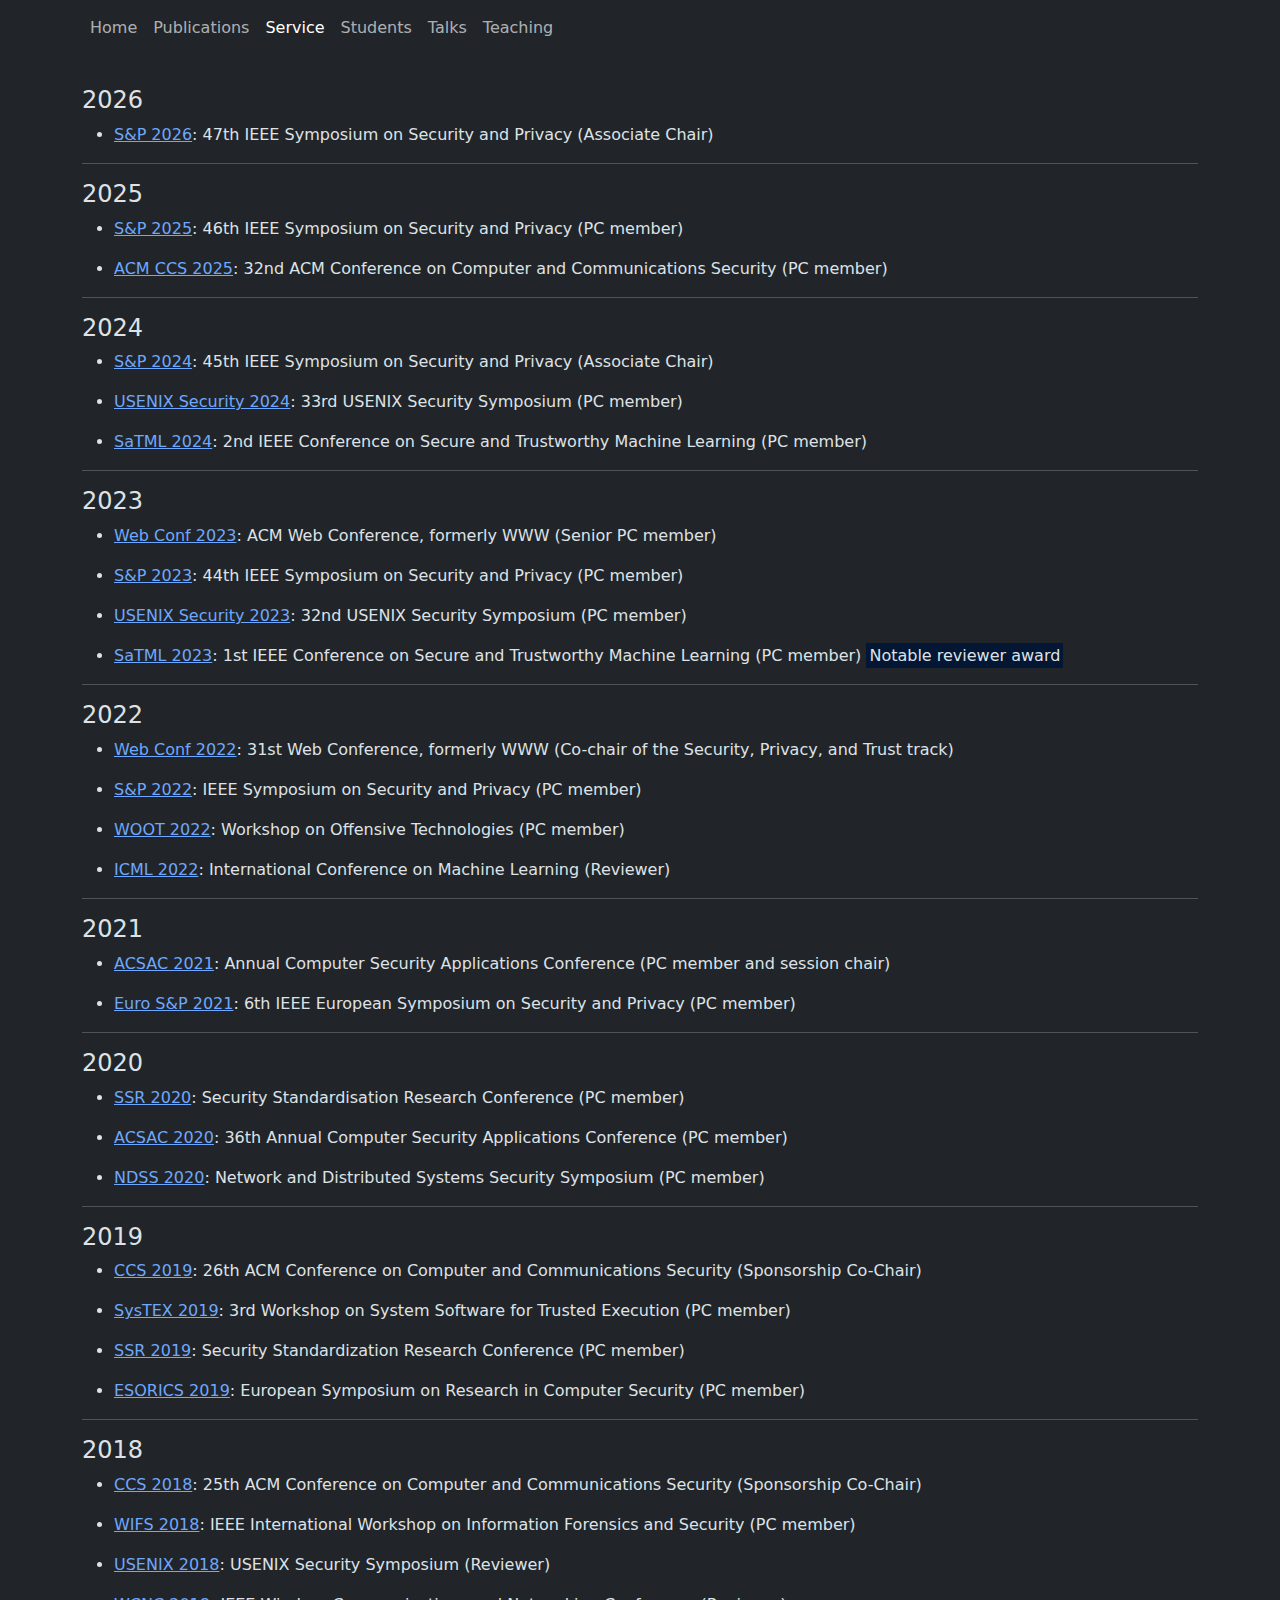
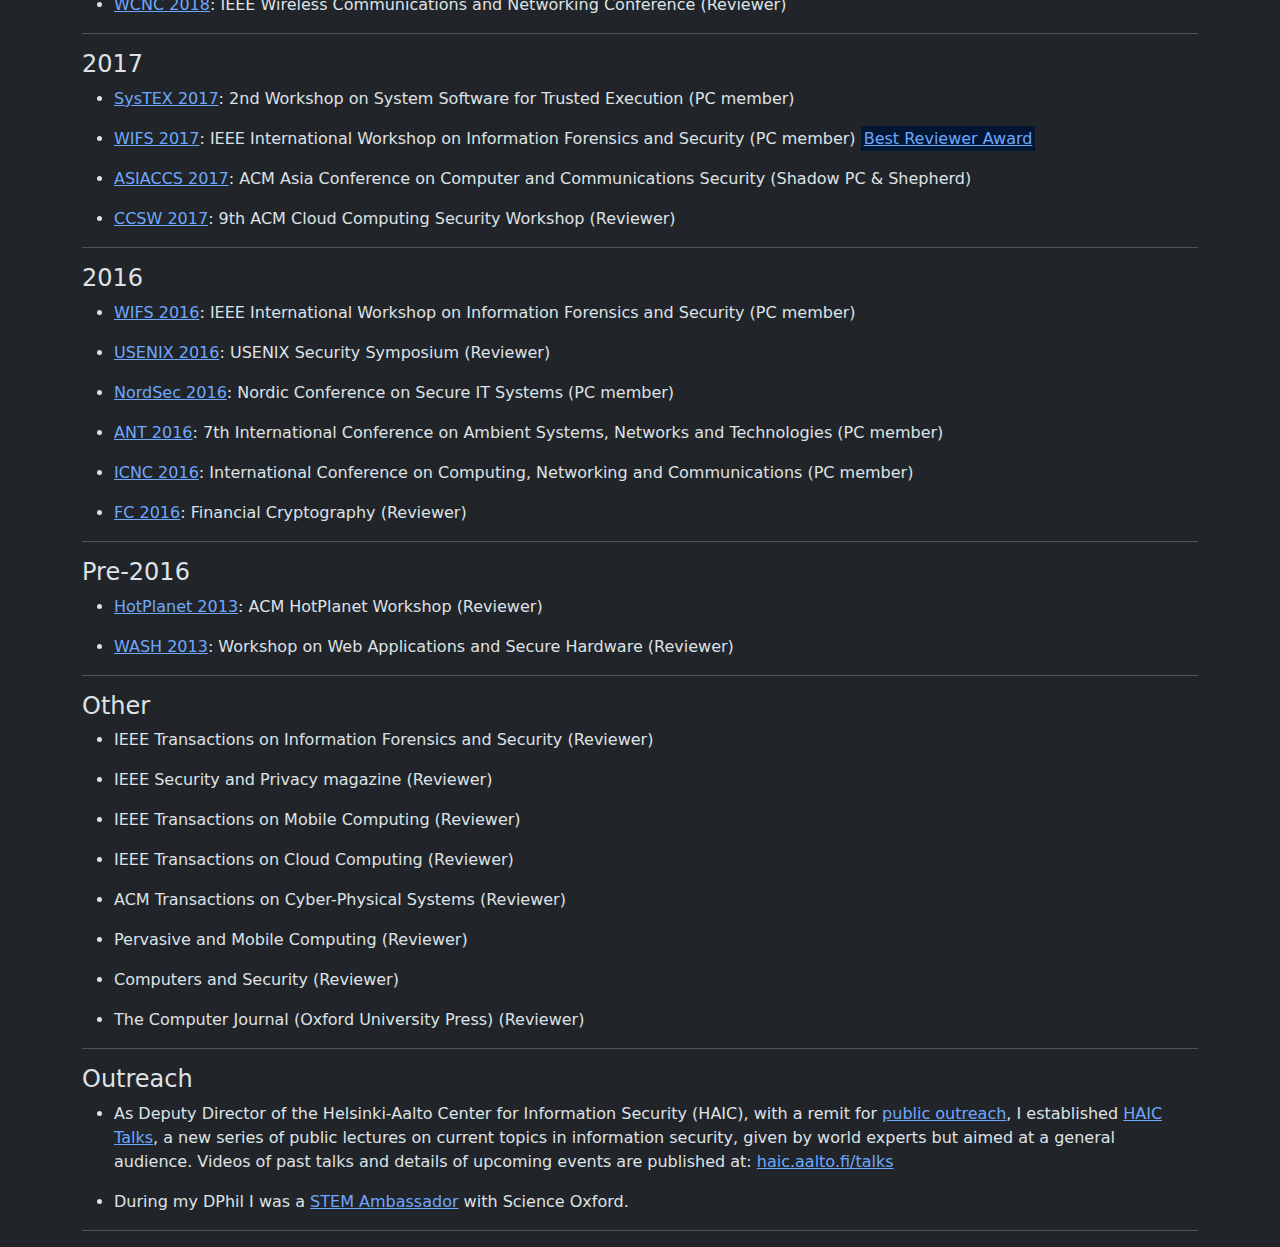
<file: service.html>
<!DOCTYPE html>
<html lang="en" data-bs-theme="dark">

<head>

<meta charset="utf-8">
<meta http-equiv="X-UA-Compatible" content="IE=edge">
<meta name="viewport" content="width=device-width, initial-scale=1">
<meta name="description" content="">
<meta name="author" content="Andrew Paverd - Service">

<title>Andrew Paverd - Service</title>

<!-- Latest compiled and minified CSS -->
<link href="https://cdn.jsdelivr.net/npm/bootstrap@5.3.3/dist/css/bootstrap.min.css" rel="stylesheet" integrity="sha384-QWTKZyjpPEjISv5WaRU9OFeRpok6YctnYmDr5pNlyT2bRjXh0JMhjY6hW+ALEwIH" crossorigin="anonymous">
<link rel="stylesheet" href="styles.css" />

<!-- Latest compiled JavaScript -->
<script src="https://cdn.jsdelivr.net/npm/bootstrap@5.3.3/dist/js/bootstrap.bundle.min.js" integrity="sha384-YvpcrYf0tY3lHB60NNkmXc5s9fDVZLESaAA55NDzOxhy9GkcIdslK1eN7N6jIeHz" crossorigin="anonymous"></script>

</head>


<body>

<nav class="navbar navbar-expand-sm bg-dark" style="margin-bottom:30px">
  <div class="container-md">
    <button class="navbar-toggler" type="button" data-bs-toggle="collapse" data-bs-target="#myNavbar" aria-controls="myNavbar" aria-expanded="false" aria-label="Toggle navigation">
      <span class="navbar-toggler-icon"></span>
    </button>
    <div class="collapse navbar-collapse" id="myNavbar">
      <ul class="nav navbar-nav">
        <li class="nav-item">
          <a class="nav-link" href="index.html">Home</a>
        </li>
        <li class="nav-item">
          <a class="nav-link" href="publications.html">Publications</a>
        </li>
        <li class="nav-item">
          <a class="nav-link active" href="service.html">Service</a>
        </li>
        <li class="nav-item">
          <a class="nav-link" href="students.html">Students</a>
        </li>
        <li class="nav-item">
          <a class="nav-link" href="talks.html">Talks</a>
        </li>
        <li class="nav-item">
          <a class="nav-link" href="teaching.html">Teaching</a>
        </li>
      </ul>
    </div>
  </div>
</nav>

<div class="container">

<h4>2026</h4>
<ul>
  <li><p><a href="https://sp2026.ieee-security.org/">S&P 2026</a>: 47th IEEE Symposium on Security and Privacy (Associate Chair)</p></li>
</ul>
<hr>

<h4>2025</h4>
<ul>
  <li><p><a href="https://sp2025.ieee-security.org/">S&P 2025</a>: 46th IEEE Symposium on Security and Privacy (PC member)</p></li>
  <li><p><a href="https://www.sigsac.org/ccs/CCS2025/">ACM CCS 2025</a>: 32nd ACM Conference on Computer and Communications Security (PC member)</p></li>
</ul>
<hr>

<h4>2024</h4>
<ul>
  <li><p><a href="https://sp2024.ieee-security.org/">S&P 2024</a>: 45th IEEE Symposium on Security and Privacy (Associate Chair)</p></li>
  <li><p><a href="https://www.usenix.org/conference/usenixsecurity24">USENIX Security 2024</a>: 33rd USENIX Security Symposium (PC member)</p></li>
  <li><p><a href="https://satml.org/">SaTML 2024</a>: 2nd IEEE Conference on Secure and Trustworthy Machine Learning (PC member)</p></li>
</ul>
<hr>

<h4>2023</h4>
<ul>
  <li><p><a href="https://www2023.thewebconf.org/">Web Conf 2023</a>: ACM Web Conference, formerly WWW (Senior PC member)</p></li>
  <li><p><a href="https://www.ieee-security.org/TC/SP2023/">S&P 2023</a>: 44th IEEE Symposium on Security and Privacy (PC member)</p></li>
  <li><p><a href="https://www.usenix.org/conference/usenixsecurity23">USENIX Security 2023</a>: 32nd USENIX Security Symposium (PC member)</p></li>
  <li><p><a href="https://satml.org/2023/">SaTML 2023</a>: 1st IEEE Conference on Secure and Trustworthy Machine Learning (PC member) <mark>Notable reviewer award</mark></p></li>
</ul>
<hr>

<h4>2022</h4>
<ul>
  <li><p><a href="https://www2022.thewebconf.org/cfp/research/security/">Web Conf 2022</a>: 31st Web Conference, formerly WWW (Co-chair of the Security, Privacy, and Trust track)</p></li>
  <li><p><a href="https://www.ieee-security.org/TC/SP2022/">S&P 2022</a>: IEEE Symposium on Security and Privacy (PC member)</p></li>
  <li><p><a href="https://www.ieee-security.org/TC/SP2022/WOOT22/index.html">WOOT 2022</a>: Workshop on Offensive Technologies (PC member)</p></li>
  <li><p><a href="https://icml.cc/">ICML 2022</a>: International Conference on Machine Learning (Reviewer)</p></li>
</ul>
<hr>

<h4>2021</h4>
<ul>
  <li><p><a href="https://www.acsac.org/2021/">ACSAC 2021</a>: Annual Computer Security Applications Conference (PC member and session chair)</p></li>
  <li><p><a href="https://www.ieee-security.org/TC/EuroSP2021/index.html">Euro S&P 2021</a>: 6th IEEE European Symposium on Security and Privacy (PC member)</p></li>
</ul>
<hr>

<h4>2020</h4>
<ul>
  <li><p><a href="https://ssr2020.mozilla.org/">SSR 2020</a>: Security Standardisation Research Conference (PC member)</p></li>
  <li><p><a href="https://www.acsac.org/">ACSAC 2020</a>: 36th Annual Computer Security Applications Conference (PC member)</p></li>
  <li><p><a href="https://www.ndss-symposium.org/ndss2020/">NDSS 2020</a>: Network and Distributed Systems Security Symposium (PC member)</p></li>
</ul>
<hr>

<h4>2019</h4>
<ul>
  <li><p><a href="https://ccs2019.sigsac.org/">CCS 2019</a>: 26th ACM Conference on Computer and Communications Security (Sponsorship Co-Chair)</p></li>
  <li><p><a href="https://systex.ibr.cs.tu-bs.de/systex19/">SysTEX 2019</a>: 3rd Workshop on System Software for Trusted Execution (PC member)</p></li>
  <li><p><a href="https://conferences.ncl.ac.uk/ssr2019/">SSR 2019</a>: Security Standardization Research Conference (PC member)</p></li>
  <li><p><a href="http://conf.laas.fr/esorics/">ESORICS 2019</a>: European Symposium on Research in Computer Security (PC member)</p></li>
</ul>
<hr>

<h4>2018</h4>
<ul>
  <li><p><a href="https://ccs2018.sigsac.org/">CCS 2018</a>: 25th ACM Conference on Computer and Communications Security (Sponsorship Co-Chair)</p></li>
  <li><p><a href="https://wifs2018.comp.polyu.edu.hk/">WIFS 2018</a>: IEEE International Workshop on Information Forensics and Security (PC member)</p></li>
  <li><p><a href="https://www.usenix.org/conference/usenixsecurity18">USENIX 2018</a>: USENIX Security Symposium (Reviewer)</p></li>
  <li><p><a href="https://wcnc2018.ieee-wcnc.org/">WCNC 2018</a>: IEEE Wireless Communications and Networking Conference (Reviewer)</p></li>
</ul>
<hr>

<h4>2017</h4>
<ul>
  <li><p><a href="https://systex17.ibr.cs.tu-bs.de/">SysTEX 2017</a>: 2nd Workshop on System Software for Trusted Execution (PC member)</p></li>
  <li><p><a href="http://www.wifs2017.org/">WIFS 2017</a>: IEEE International Workshop on Information Forensics and Security (PC member) <mark><a href="https://project.inria.fr/wifs2017/awards/">Best Reviewer Award</a></mark></p></li>
  <li><p><a href="http://asiaccs2017.com/">ASIACCS 2017</a>: ACM Asia Conference on Computer and Communications Security (Shadow PC & Shepherd)</p></li>
  <li><p><a href="https://dl.acm.org/doi/proceedings/10.1145/3140649">CCSW 2017</a>: 9th ACM Cloud Computing Security Workshop (Reviewer)</p></li>
</ul>
<hr>

<h4>2016</h4>
<ul>
  <li><p><a href="https://ieeexplore.ieee.org/xpl/mostRecentIssue.jsp?punumber=7811906">WIFS 2016</a>: IEEE International Workshop on Information Forensics and Security (PC member)</p></li>
  <li><p><a href="https://www.usenix.org/conference/usenixsecurity16">USENIX 2016</a>: USENIX Security Symposium (Reviewer)</p></li>
  <li><p><a href="http://nordsec.oulu.fi">NordSec 2016</a>: Nordic Conference on Secure IT Systems (PC member)</p></li>
  <li><p><a href="http://cs-conferences.acadiau.ca/ant-16/">ANT 2016</a>: 7th International Conference on Ambient Systems, Networks and Technologies (PC member)</p></li>
  <li><p><a href="http://www.conf-icnc.org/2016/">ICNC 2016</a>: International Conference on Computing, Networking and Communications (PC member)</p></li>
  <li><p><a href="https://link.springer.com/book/10.1007/978-3-662-54970-4">FC 2016</a>: Financial Cryptography (Reviewer)</p></li>
</ul>
<hr>

<h4>Pre-2016</h4>
<ul>
  <li><p><a href="https://conferences.sigcomm.org/sigcomm/2013/hotplanet.php">HotPlanet 2013</a>: ACM HotPlanet Workshop (Reviewer)</p></li>
  <li><p><a href="https://wash2013.wordpress.com/">WASH 2013</a>: Workshop on Web Applications and Secure Hardware (Reviewer)</p></li>
</ul>
<hr>

<h4>Other</h4>
<ul>
  <li><p>IEEE Transactions on Information Forensics and Security (Reviewer)</p></li>
  <li><p>IEEE Security and Privacy magazine (Reviewer)</p></li>
  <li><p>IEEE Transactions on Mobile Computing (Reviewer)</p></li>
  <li><p>IEEE Transactions on Cloud Computing (Reviewer)</p></li>
  <li><p>ACM Transactions on Cyber-Physical Systems (Reviewer)</p></li>
  <li><p>Pervasive and Mobile Computing (Reviewer)</p></li>
  <li><p>Computers and Security (Reviewer)</p></li>
  <li><p>The Computer Journal (Oxford University Press) (Reviewer)</p></li>
</ul>

<hr>

 
<h4>Outreach</h4>
<ul>
  <li><p>As Deputy Director of the Helsinki-Aalto Center for Information Security (HAIC), with a remit for <a href="https://haic.fi/haic-meet-and-greet-event-autumn-2017/">public outreach</a>, I established <a href="https://haic.aalto.fi/talks">HAIC Talks</a>, a new series of public lectures on current topics in information security, given by world experts but aimed at a general audience. Videos of past talks and details of upcoming events are published at: <a href="https://haic.aalto.fi/talks/">haic.aalto.fi/talks</a></p></li>
  <li><p>During my DPhil I was a <a href="https://scienceoxford.com/schools/stem-ambassador-programme/">STEM Ambassador</a> with Science Oxford.</p></li>
</ul>
<hr>

</div>

</body>

</html>
</file>
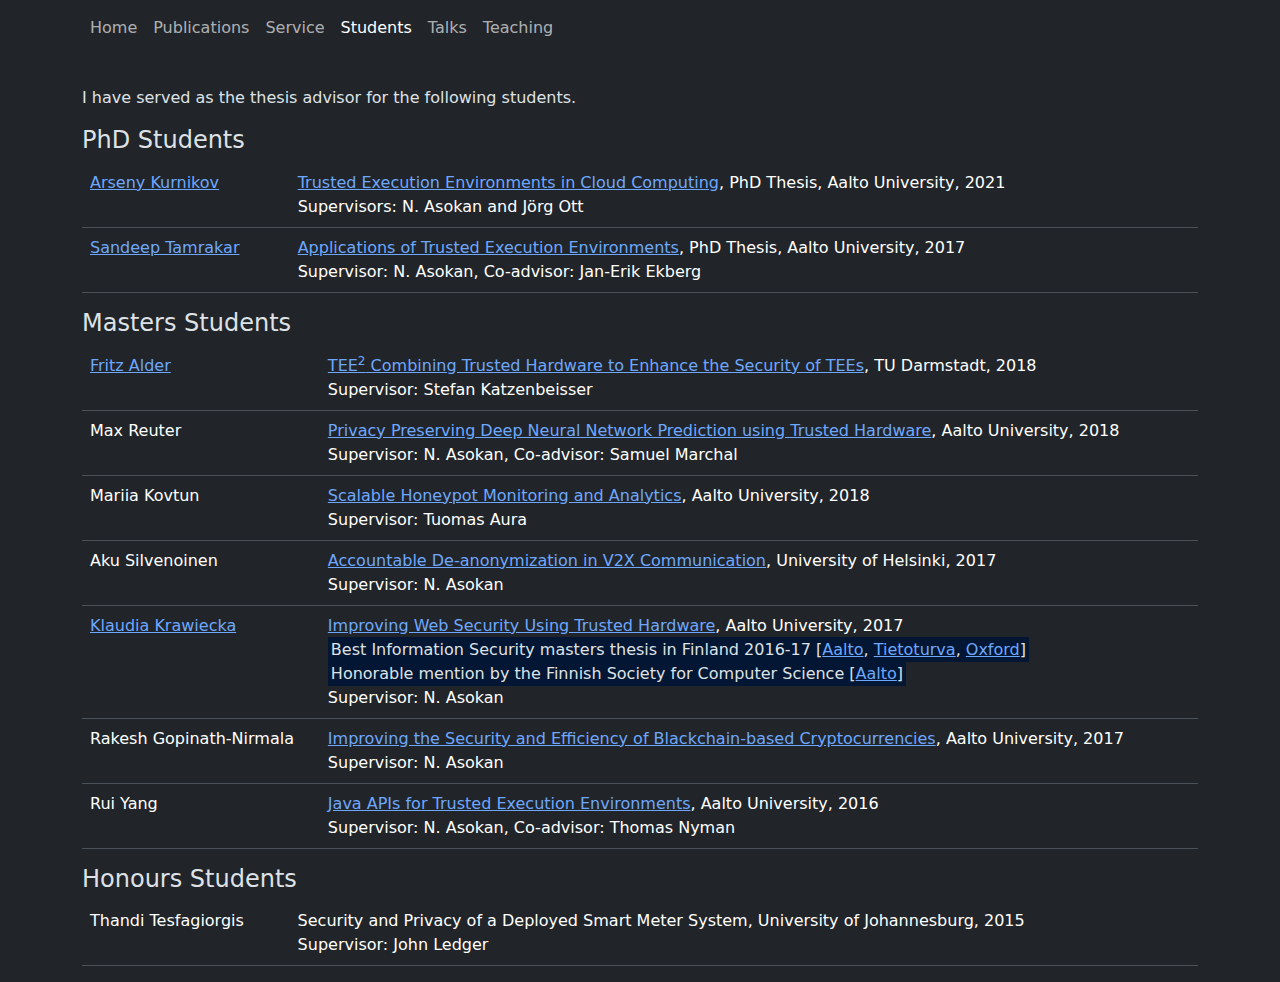
<file: students.html>
<!DOCTYPE html>
<html lang="en" data-bs-theme="dark">

<head>

<meta charset="utf-8">
<meta http-equiv="X-UA-Compatible" content="IE=edge">
<meta name="viewport" content="width=device-width, initial-scale=1">
<meta name="description" content="">
<meta name="author" content="Andrew Paverd - Students">

<title>Andrew Paverd - Students</title>

<!-- Latest compiled and minified CSS -->
<link href="https://cdn.jsdelivr.net/npm/bootstrap@5.3.3/dist/css/bootstrap.min.css" rel="stylesheet" integrity="sha384-QWTKZyjpPEjISv5WaRU9OFeRpok6YctnYmDr5pNlyT2bRjXh0JMhjY6hW+ALEwIH" crossorigin="anonymous">
<link rel="stylesheet" href="styles.css" />

<!-- Latest compiled JavaScript -->
<script src="https://cdn.jsdelivr.net/npm/bootstrap@5.3.3/dist/js/bootstrap.bundle.min.js" integrity="sha384-YvpcrYf0tY3lHB60NNkmXc5s9fDVZLESaAA55NDzOxhy9GkcIdslK1eN7N6jIeHz" crossorigin="anonymous"></script>

</head>


<body>

<nav class="navbar navbar-expand-sm bg-dark" style="margin-bottom:30px">
  <div class="container-md">
    <button class="navbar-toggler" type="button" data-bs-toggle="collapse" data-bs-target="#myNavbar" aria-controls="myNavbar" aria-expanded="false" aria-label="Toggle navigation">
      <span class="navbar-toggler-icon"></span>
    </button>
    <div class="collapse navbar-collapse" id="myNavbar">
      <ul class="nav navbar-nav">
        <li class="nav-item">
          <a class="nav-link" href="index.html">Home</a>
        </li>
        <li class="nav-item">
          <a class="nav-link" href="publications.html">Publications</a>
        </li>
        <li class="nav-item">
          <a class="nav-link" href="service.html">Service</a>
        </li>
        <li class="nav-item">
          <a class="nav-link active" href="students.html">Students</a>
        </li>
        <li class="nav-item">
          <a class="nav-link" href="talks.html">Talks</a>
        </li>
        <li class="nav-item">
          <a class="nav-link" href="teaching.html">Teaching</a>
        </li>
      </ul>
    </div>
  </div>
</nav>

<div class="container">


<p>I have served as the thesis advisor for the following students.</p>

<h4>PhD Students</h4>

<table class="table">
    <colgroup>
      <col class="col-xs-2"></col>
      <col class="col-xs-8"></col>
    </colgroup>
    <tbody>
      <tr>
        <td><a href="https://scholar.google.com/citations?user=QBRvnAwAAAAJ&hl=en">Arseny Kurnikov</a></td>
        <td><a href="https://aaltodoc.aalto.fi/handle/123456789/111429">Trusted Execution Environments in Cloud Computing</a>, PhD Thesis, Aalto University, 2021<br>
            Supervisors: N. Asokan and Jörg Ott</td>
      </tr>
      <tr>
        <td><a href="https://scholar.google.com/citations?user=cVQgrf0AAAAJ&hl=en">Sandeep Tamrakar</a></td>
        <td><a href="https://aaltodoc.aalto.fi/handle/123456789/26624">Applications of Trusted Execution Environments</a>, PhD Thesis, Aalto University, 2017<br/>
            Supervisor: N. Asokan, Co-advisor: Jan-Erik Ekberg<br/>
      </tr>
    </tbody>
</table>



<h4>Masters Students</h4>

<table class="table">
    <colgroup>
      <col class="col-xs-2"></col>
      <col class="col-xs-8"></col>
    </colgroup>
    <tbody>
      <tr>
        <td><a href="https://falder.org/">Fritz Alder</a></td>
        <td><a href="https://falder.org/tee2-thesis.pdf">TEE<sup>2</sup> Combining Trusted Hardware to Enhance the Security of TEEs</a>, TU Darmstadt, 2018<br>
            Supervisor: Stefan Katzenbeisser<br/>
      </tr>
      <tr>
        <td>Max Reuter</td>
        <td><a href="https://aaltodoc.aalto.fi/handle/123456789/34699">Privacy Preserving Deep Neural Network Prediction using Trusted Hardware</a>, Aalto University, 2018<br>
            Supervisor: N. Asokan, Co-advisor: Samuel Marchal</td>
      </tr>
      <tr>
        <td>Mariia Kovtun</td>
        <td><a href="https://aaltodoc.aalto.fi/handle/123456789/33660">Scalable Honeypot Monitoring and Analytics</a>, Aalto University, 2018<br>
            Supervisor: Tuomas Aura</td>
      </tr>
      <tr>
        <td>Aku Silvenoinen</td>
        <td><a href="https://helda.helsinki.fi/handle/10138/234249">Accountable De-anonymization in V2X Communication</a>, University of Helsinki, 2017<br>
            Supervisor: N. Asokan</td>
      </tr>
      <tr>
        <td><a href="https://scholar.google.com/citations?user=pDP5MxcAAAAJ&hl=en">Klaudia Krawiecka</a></td>
        <td><a href="https://aaltodoc.aalto.fi/handle/123456789/27920">Improving Web Security Using Trusted Hardware</a>, Aalto University, 2017<br/>
            <mark>Best Information Security masters thesis in Finland 2016-17 [<a href="https://www.aalto.fi/en/news/recent-graduate-klaudia-krawiecka-received-the-2017-national-information-security-master">Aalto</a>, <a href="https://tietoturva.fi/toiminta/opinnaeytetyoekilpailu">Tietoturva</a>, <a href="http://www.cs.ox.ac.uk/news/1420-full.html">Oxford</a>]</mark><br/>
            <mark>Honorable mention by the Finnish Society for Computer Science [<a href="http://cs.aalto.fi/en/current/news/2018-06-04/">Aalto</a>]</mark><br/>
            Supervisor: N. Asokan<br/>
      </tr>
      <tr>
        <td>Rakesh Gopinath-Nirmala</td>
        <td><a href="https://aaltodoc.aalto.fi/handle/123456789/27919">Improving the Security and Efficiency of Blackchain-based Cryptocurrencies</a>, Aalto University, 2017<br/>
            Supervisor: N. Asokan<br/>
      </tr>
      <tr>
        <td>Rui Yang</td>
        <td><a href="https://aaltodoc.aalto.fi/handle/123456789/21565">Java APIs for Trusted Execution Environments</a>, Aalto University, 2016<br/>
            Supervisor: N. Asokan, Co-advisor: Thomas Nyman<br/>
      </tr>
    </tbody>
</table>



<h4>Honours Students</h4>

<table class="table">
    <colgroup>
      <col class="col-xs-2"></col>
      <col class="col-xs-8"></col>
    </colgroup>
    <tbody>
      <tr>
        <td>Thandi Tesfagiorgis</td>
        <td>Security and Privacy of a Deployed Smart Meter System, University of Johannesburg, 2015<br/>
            Supervisor: John Ledger</td>
      </tr>
    </tbody>
</table>

</div>

</body>

</html>
</file>
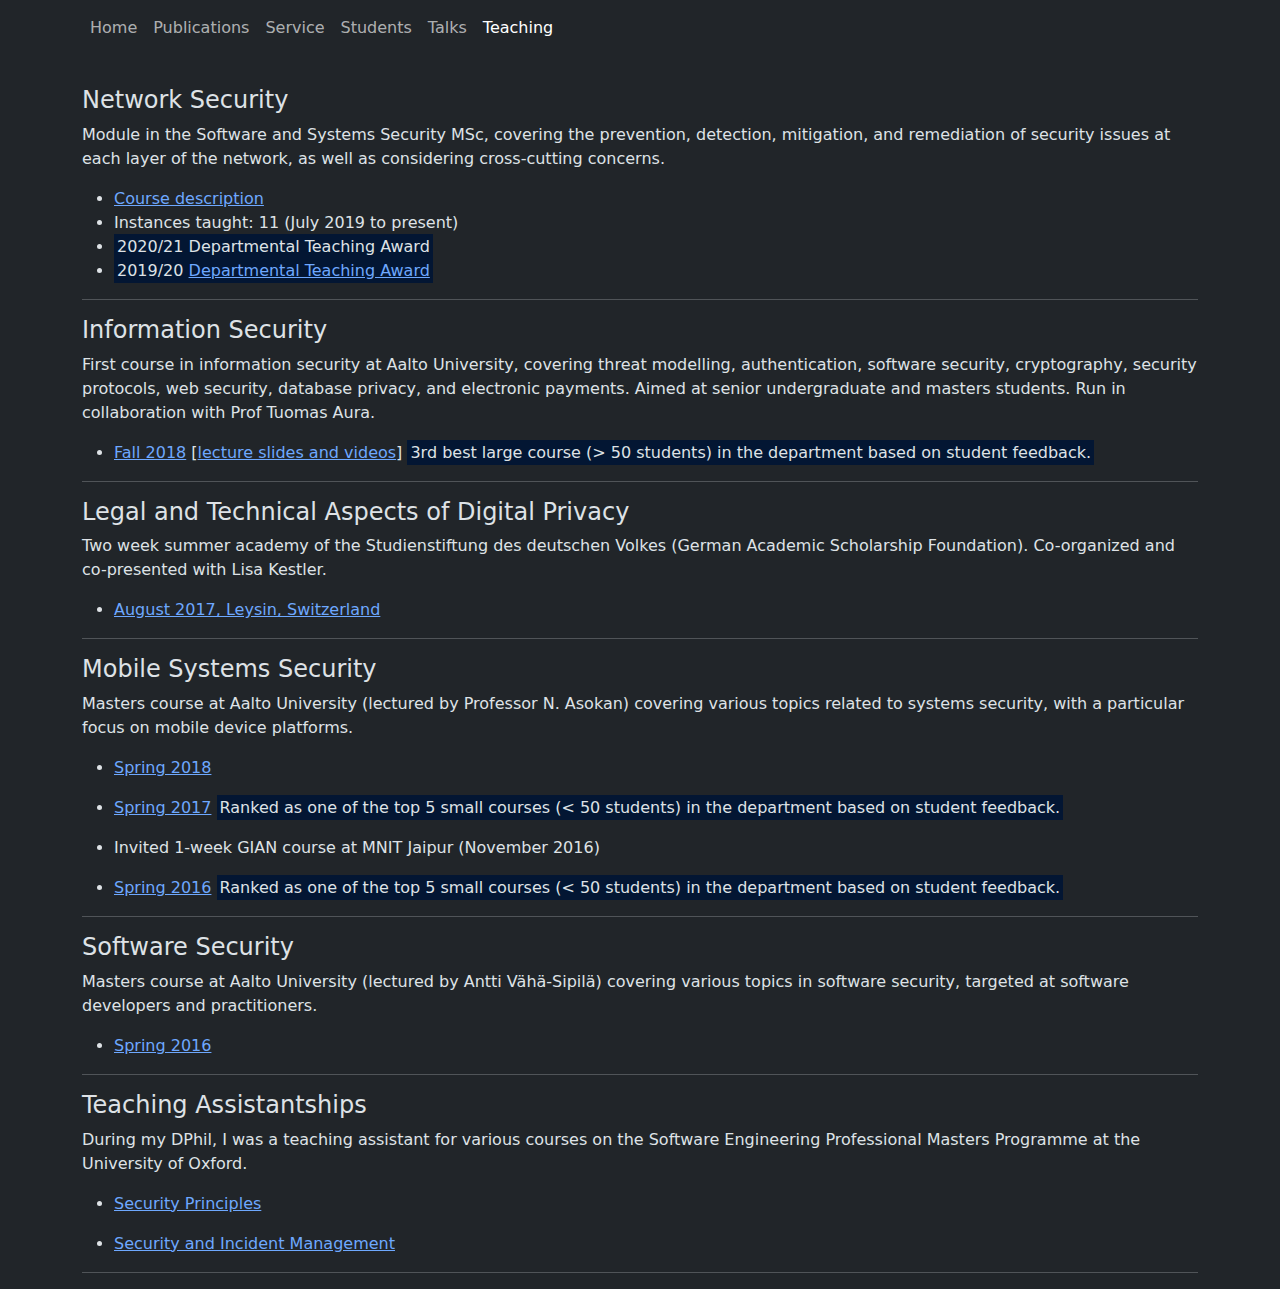
<file: teaching.html>
<!DOCTYPE html>
<html lang="en" data-bs-theme="dark">

<head>

<meta charset="utf-8">
<meta http-equiv="X-UA-Compatible" content="IE=edge">
<meta name="viewport" content="width=device-width, initial-scale=1">
<meta name="description" content="">
<meta name="author" content="Andrew Paverd - Teaching">

<title>Andrew Paverd - Teaching</title>

<!-- Latest compiled and minified CSS -->
<link href="https://cdn.jsdelivr.net/npm/bootstrap@5.3.3/dist/css/bootstrap.min.css" rel="stylesheet" integrity="sha384-QWTKZyjpPEjISv5WaRU9OFeRpok6YctnYmDr5pNlyT2bRjXh0JMhjY6hW+ALEwIH" crossorigin="anonymous">
<link rel="stylesheet" href="styles.css" />

<!-- Latest compiled JavaScript -->
<script src="https://cdn.jsdelivr.net/npm/bootstrap@5.3.3/dist/js/bootstrap.bundle.min.js" integrity="sha384-YvpcrYf0tY3lHB60NNkmXc5s9fDVZLESaAA55NDzOxhy9GkcIdslK1eN7N6jIeHz" crossorigin="anonymous"></script>

</head>


<body>

<nav class="navbar navbar-expand-sm bg-dark" style="margin-bottom:30px">
  <div class="container-md">
    <button class="navbar-toggler" type="button" data-bs-toggle="collapse" data-bs-target="#myNavbar" aria-controls="myNavbar" aria-expanded="false" aria-label="Toggle navigation">
      <span class="navbar-toggler-icon"></span>
    </button>
    <div class="collapse navbar-collapse" id="myNavbar">
      <ul class="nav navbar-nav">
        <li class="nav-item">
          <a class="nav-link" href="index.html">Home</a>
        </li>
        <li class="nav-item">
          <a class="nav-link" href="publications.html">Publications</a>
        </li>
        <li class="nav-item">
          <a class="nav-link" href="service.html">Service</a>
        </li>
        <li class="nav-item">
          <a class="nav-link" href="students.html">Students</a>
        </li>
        <li class="nav-item">
          <a class="nav-link" href="talks.html">Talks</a>
        </li>
        <li class="nav-item">
          <a class="nav-link active" href="teaching.html">Teaching</a>
        </li>
      </ul>
    </div>
  </div>
</nav>


<div class="container">

<h4>Network Security</h4>

<p>Module in the Software and Systems Security MSc, covering the prevention, detection, mitigation, and remediation of security issues at each layer of the network, as well as considering cross-cutting concerns.</p>
  
<ul>
<li><a href="http://www.cs.ox.ac.uk/softeng/subjects/NES.html">Course description</a></li>
<li>Instances taught: 11 (July 2019 to present)</li>
<li><mark>2020/21 Departmental Teaching Award</mark></li>
<li><mark>2019/20 <a href="https://www.cs.ox.ac.uk/news/1835-full.html">Departmental Teaching Award</a></mark></li>
</ul>
  
<hr>

<h4>Information Security</h4>

<p>First course in information security at Aalto University, covering threat modelling, authentication, software security, cryptography, security protocols, web security, database privacy, and electronic payments. Aimed at senior undergraduate and masters students. Run in collaboration with Prof Tuomas Aura.</p>

<ul>
<li><a href="https://mycourses.aalto.fi/course/view.php?id=20561">Fall 2018</a> [<a href="https://mycourses.aalto.fi/course/view.php?id=20561&section=1">lecture slides and videos</a>] <mark>3rd best large course (> 50 students) in the department based on student feedback.</mark></50></li>
</ul>

<hr>

<h4>Legal and Technical Aspects of Digital Privacy</h4>

<p>Two week summer academy of the Studienstiftung des deutschen Volkes (German Academic Scholarship Foundation). Co-organized and co-presented with Lisa Kestler.</p>

<ul>
<li><a href="https://www.studienstiftung.de/pool/sdv/public/documents/SERVICE/Publikationen/Studienstiftung_Jahresprogramm_2017.pdf">August 2017, Leysin, Switzerland</a></li>
</ul>

<hr>


<h4>Mobile Systems Security</h4>

<p>Masters course at Aalto University (lectured by Professor N. Asokan) covering various topics related to systems security, with a particular focus on mobile device platforms.</p>

<ul>
<li><p><a href="https://mycourses.aalto.fi/course/view.php?id=16939">Spring 2018</a></p></li>
<li><p><a href="https://wiki.aalto.fi/display/mss/Mobile+Systems+Security%2C+spring+2017">Spring 2017</a> <mark>Ranked as one of the top 5 small courses (< 50 students) in the department based on student feedback.</mark></p></li>
<li><p>Invited 1-week GIAN course at MNIT Jaipur (November 2016)</p></li>
<li><p><a href="https://wiki.aalto.fi/pages/viewpage.action?pageId=108258212">Spring 2016</a> <mark>Ranked as one of the top 5 small courses (< 50 students) in the department based on student feedback.</mark></p></li>
</ul>

<hr>

<h4>Software Security</h4>

<p>Masters course at Aalto University (lectured by Antti Vähä-Sipilä) covering various topics in software security, targeted at software developers and practitioners.</p>

<ul>
<li><p><a href="https://wiki.aalto.fi/pages/viewpage.action?pageId=112169310">Spring 2016</a></p></li>
</ul>

<hr>

<h4>Teaching Assistantships</h4>

<p>During my DPhil, I was a teaching assistant for various courses on the Software Engineering Professional Masters Programme at the University of Oxford.</p>

<ul>

<li><p><a href="http://www.cs.ox.ac.uk/softeng/subjects/SPR.html">Security Principles</a></p></li>
<li><p><a href="http://www.cs.ox.ac.uk/softeng/subjects/SIM.html">Security and Incident Management</a></p></li>

</ul>

<hr>

</div>

</body>

</html>
</file>
<file: styles.css>
mark {
  background-color: rgb(3, 22, 51);
}
</file>
